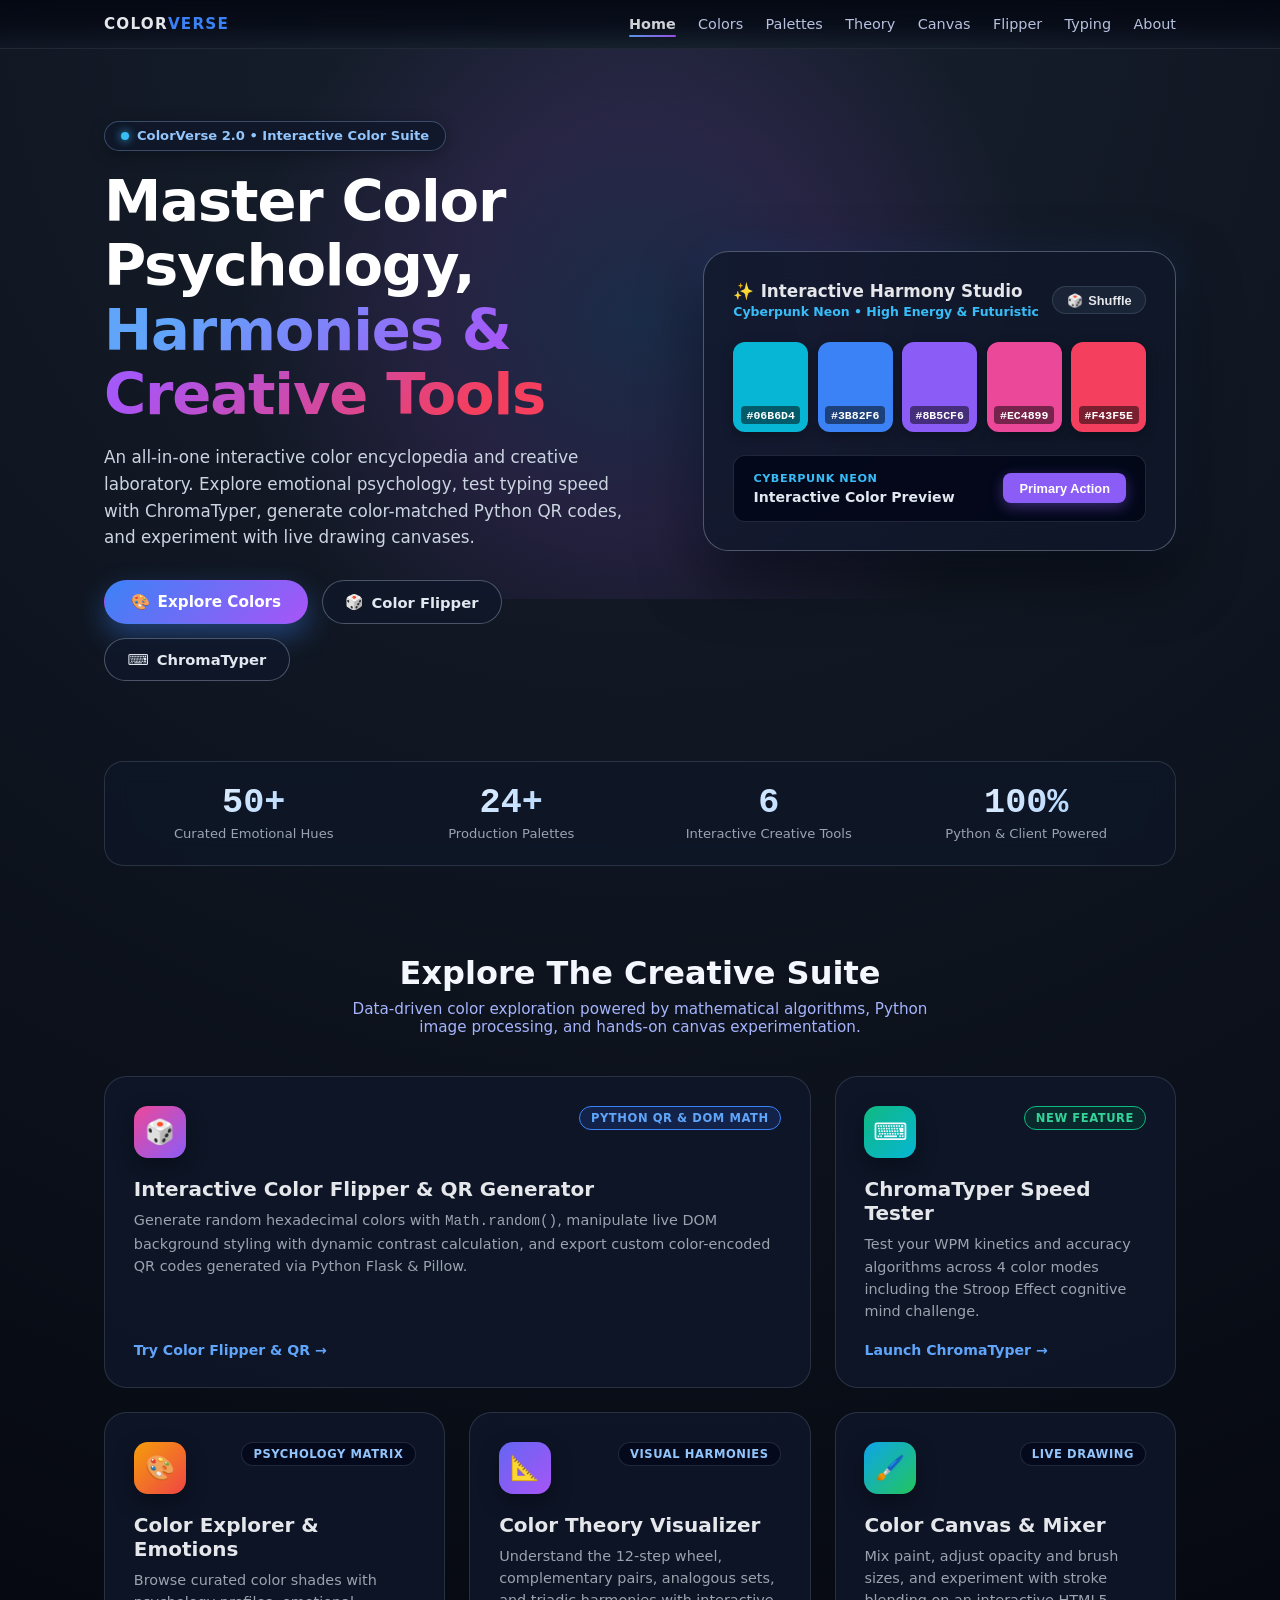
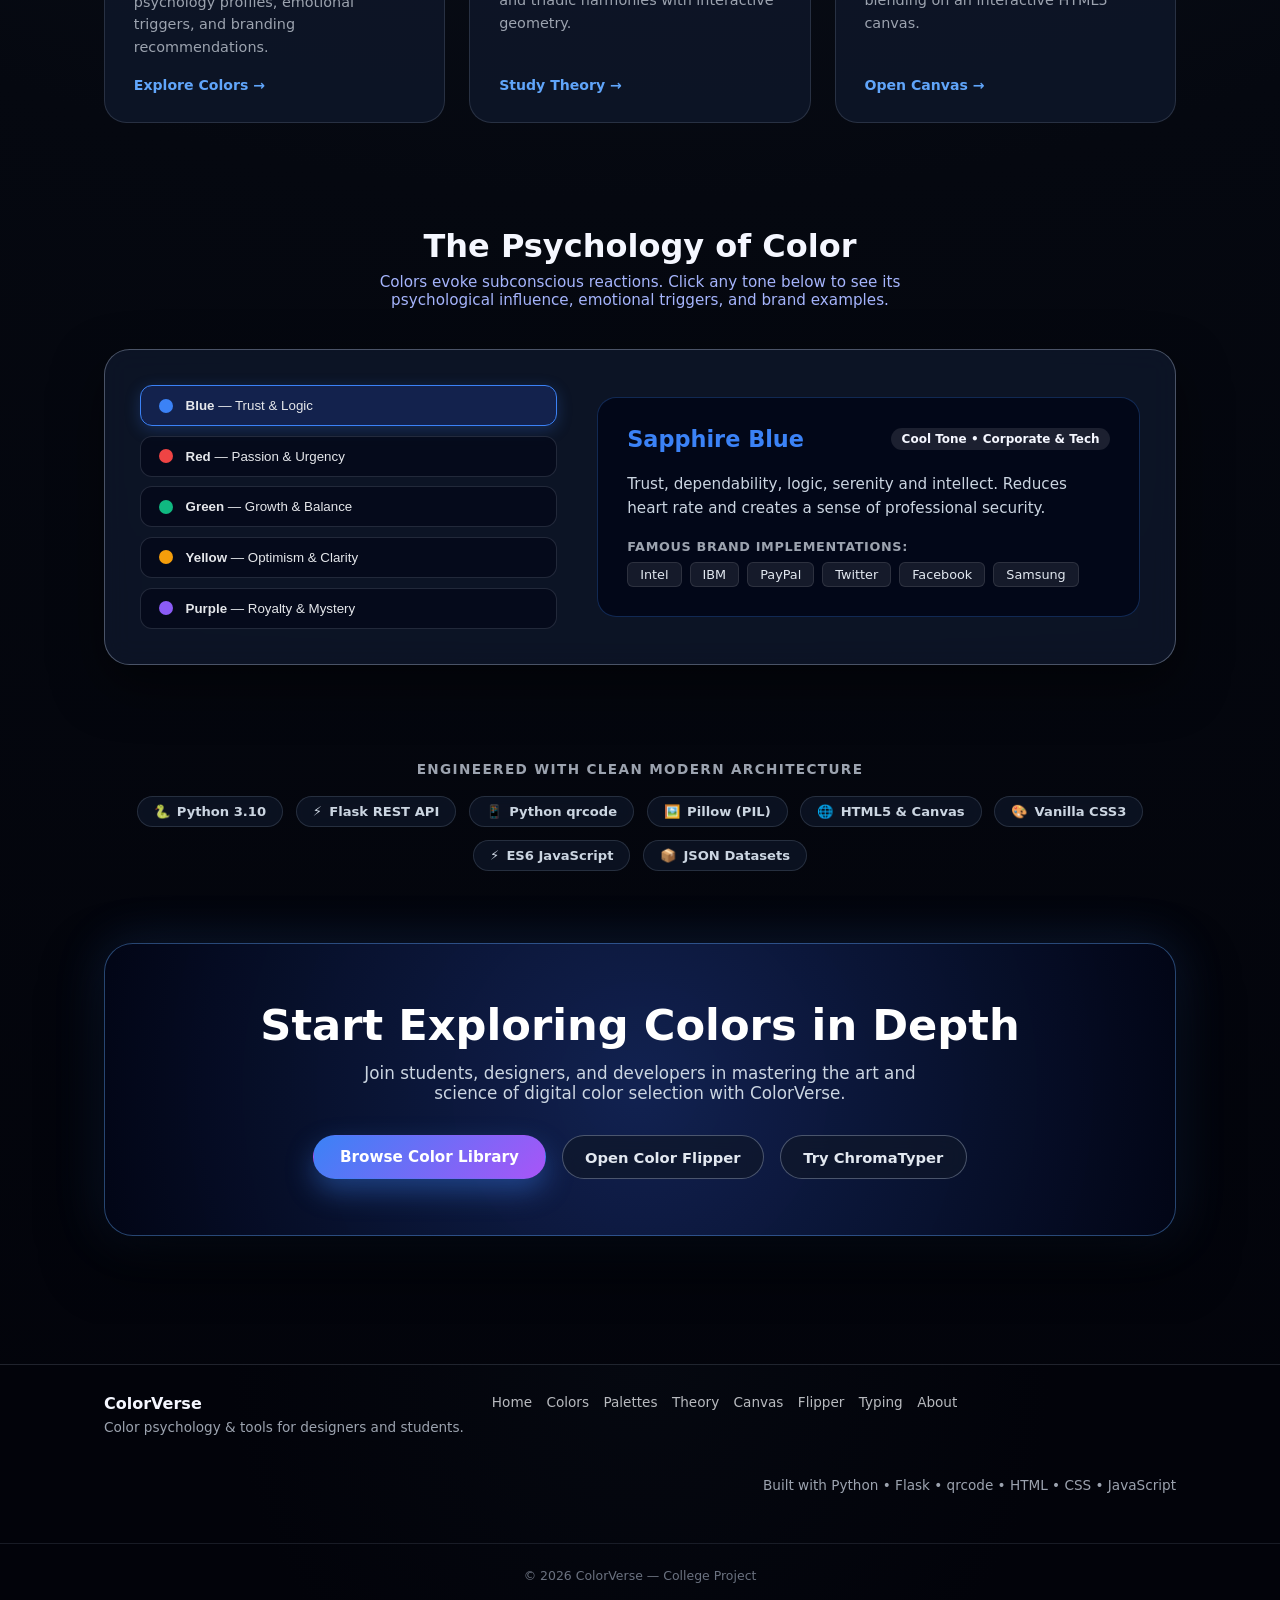
<file: index.html>
<!DOCTYPE html>
<html lang="en">
  <head>
    <meta charset="UTF-8" />
    <meta name="viewport" content="width=device-width, initial-scale=1.0" />
    <title>ColorVerse – Explore Colors, Emotions & Interactive Design</title>
    <link rel="stylesheet" href="css/main.css" />
    <link rel="stylesheet" href="css/home.css" />
  </head>
  <body data-page="home">
    <!-- Navigation Header -->
    <header class="site-header">
      <div class="navbar container">
        <div class="nav-logo">
          <a href="index.html">Color<span class="span-color">Verse</span></a>
        </div>
        <nav class="nav-links">
          <a href="index.html" data-nav="home">Home</a>
          <a href="colors.html" data-nav="colors">Colors</a>
          <a href="palettes.html" data-nav="palettes">Palettes</a>
          <a href="theory.html" data-nav="theory">Theory</a>
          <a href="canvas.html" data-nav="canvas">Canvas</a>
          <a href="flipper.html" data-nav="flipper">Flipper</a>
          <a href="typing.html" data-nav="typing">Typing</a>
          <a href="about.html" data-nav="about">About</a>
        </nav>
      </div>
    </header>

    <main class="home-main">
      <!-- 1. Hero Section with Live Palette Studio -->
      <section class="hero">
        <div class="container hero-inner">
          <div class="hero-text">
            <div class="hero-badge-pill">
              <span class="hero-badge-dot"></span>
              <span>ColorVerse 2.0 • Interactive Color Suite</span>
            </div>

            <h1 class="hero-title">
              Master Color Psychology, <br />
              <span class="gradient-text">Harmonies &amp; Creative Tools</span>
            </h1>

            <p class="hero-subtitle">
              An all-in-one interactive color encyclopedia and creative laboratory.
              Explore emotional psychology, test typing speed with ChromaTyper,
              generate color-matched Python QR codes, and experiment with live drawing canvases.
            </p>

            <div class="hero-actions">
              <a class="btn-hero-primary" href="colors.html">
                <span>🎨</span> Explore Colors
              </a>
              <a class="btn-hero-secondary" href="flipper.html">
                <span>🎲</span> Color Flipper
              </a>
              <a class="btn-hero-secondary" href="typing.html">
                <span>⌨️</span> ChromaTyper
              </a>
            </div>
          </div>

          <!-- Hero Visual: Interactive Live Palette Studio -->
          <div class="hero-studio-card">
            <div class="studio-header">
              <div class="studio-title-wrap">
                <h3><span>✨</span> Interactive Harmony Studio</h3>
                <span id="studio-theme-name" class="studio-theme-name">Cyberpunk Neon • High Energy</span>
              </div>
              <button id="shuffle-studio-btn" class="btn-shuffle-studio" title="Shuffle color harmony">
                <span>🎲</span> Shuffle
              </button>
            </div>

            <!-- 5 Clickable Swatches -->
            <div id="studio-swatches-strip" class="studio-swatches-strip">
              <!-- Rendered dynamically by js/home.js -->
            </div>

            <!-- Live UI Component Preview -->
            <div class="studio-preview-mockup">
              <div class="mockup-left">
                <span id="mockup-badge" class="mockup-badge">Cyberpunk Theme</span>
                <span class="mockup-heading">Interactive Color Preview</span>
              </div>
              <button id="mockup-btn" class="mockup-btn">Primary Action</button>
            </div>
          </div>
        </div>
      </section>

      <!-- 2. Quick Stats Strip -->
      <section class="stats-strip-section">
        <div class="container">
          <div class="stats-strip-container">
            <div class="stat-item">
              <div class="stat-num">50+</div>
              <div class="stat-text">Curated Emotional Hues</div>
            </div>
            <div class="stat-item">
              <div class="stat-num">24+</div>
              <div class="stat-text">Production Palettes</div>
            </div>
            <div class="stat-item">
              <div class="stat-num">6</div>
              <div class="stat-text">Interactive Creative Tools</div>
            </div>
            <div class="stat-item">
              <div class="stat-num">100%</div>
              <div class="stat-text">Python &amp; Client Powered</div>
            </div>
          </div>
        </div>
      </section>

      <!-- 3. Modern Bento Grid: Featured Interactive Tools -->
      <section class="bento-section">
        <div class="container">
          <div class="section-header-center">
            <h2 class="section-title">Explore The Creative Suite</h2>
            <p class="section-description">
              Data-driven color exploration powered by mathematical algorithms,
              Python image processing, and hands-on canvas experimentation.
            </p>
          </div>

          <div class="bento-grid">
            <!-- Bento 1 (Span 2): Color Flipper + Python QR -->
            <a href="flipper.html" class="bento-card span-2-col">
              <div class="bento-top-row">
                <div class="bento-icon-box icon-flipper">🎲</div>
                <span class="bento-tag tag-python">Python QR &amp; DOM Math</span>
              </div>
              <div class="bento-body">
                <h3>Interactive Color Flipper &amp; QR Generator</h3>
                <p>
                  Generate random hexadecimal colors with <code>Math.random()</code>,
                  manipulate live DOM background styling with dynamic contrast calculation,
                  and export custom color-encoded QR codes generated via Python Flask &amp; Pillow.
                </p>
              </div>
              <span class="bento-footer-link">Try Color Flipper &amp; QR →</span>
            </a>

            <!-- Bento 2: ChromaTyper -->
            <a href="typing.html" class="bento-card">
              <div class="bento-top-row">
                <div class="bento-icon-box icon-typing">⌨️</div>
                <span class="bento-tag tag-new">New Feature</span>
              </div>
              <div class="bento-body">
                <h3>ChromaTyper Speed Tester</h3>
                <p>
                  Test your WPM kinetics and accuracy algorithms across 4 color modes
                  including the Stroop Effect cognitive mind challenge.
                </p>
              </div>
              <span class="bento-footer-link">Launch ChromaTyper →</span>
            </a>

            <!-- Bento 3: Color Explorer -->
            <a href="colors.html" class="bento-card">
              <div class="bento-top-row">
                <div class="bento-icon-box icon-colors">🎨</div>
                <span class="bento-tag">Psychology Matrix</span>
              </div>
              <div class="bento-body">
                <h3>Color Explorer &amp; Emotions</h3>
                <p>
                  Browse curated color shades with psychology profiles, emotional triggers,
                  and branding recommendations.
                </p>
              </div>
              <span class="bento-footer-link">Explore Colors →</span>
            </a>

            <!-- Bento 4: Color Theory -->
            <a href="theory.html" class="bento-card">
              <div class="bento-top-row">
                <div class="bento-icon-box icon-theory">📐</div>
                <span class="bento-tag">Visual Harmonies</span>
              </div>
              <div class="bento-body">
                <h3>Color Theory Visualizer</h3>
                <p>
                  Understand the 12-step wheel, complementary pairs, analogous sets,
                  and triadic harmonies with interactive geometry.
                </p>
              </div>
              <span class="bento-footer-link">Study Theory →</span>
            </a>

            <!-- Bento 5: Color Canvas -->
            <a href="canvas.html" class="bento-card">
              <div class="bento-top-row">
                <div class="bento-icon-box icon-canvas">🖌️</div>
                <span class="bento-tag">Live Drawing</span>
              </div>
              <div class="bento-body">
                <h3>Color Canvas &amp; Mixer</h3>
                <p>
                  Mix paint, adjust opacity and brush sizes, and experiment with stroke
                  blending on an interactive HTML5 canvas.
                </p>
              </div>
              <span class="bento-footer-link">Open Canvas →</span>
            </a>
          </div>
        </div>
      </section>

      <!-- 4. Color Psychology Spotlight Section -->
      <section class="psychology-spotlight-section">
        <div class="container">
          <div class="section-header-center">
            <h2 class="section-title">The Psychology of Color</h2>
            <p class="section-description">
              Colors evoke subconscious reactions. Click any tone below to see its psychological
              influence, emotional triggers, and brand examples.
            </p>
          </div>

          <div class="psych-showcase-box">
            <!-- Left: Picker Buttons -->
            <div class="psych-picker-list">
              <button class="psych-pick-btn active" data-color="blue">
                <span class="pick-indicator-dot" style="background: #3B82F6;"></span>
                <span><strong>Blue</strong> — Trust &amp; Logic</span>
              </button>
              <button class="psych-pick-btn" data-color="red">
                <span class="pick-indicator-dot" style="background: #EF4444;"></span>
                <span><strong>Red</strong> — Passion &amp; Urgency</span>
              </button>
              <button class="psych-pick-btn" data-color="green">
                <span class="pick-indicator-dot" style="background: #10B981;"></span>
                <span><strong>Green</strong> — Growth &amp; Balance</span>
              </button>
              <button class="psych-pick-btn" data-color="yellow">
                <span class="pick-indicator-dot" style="background: #F59E0B;"></span>
                <span><strong>Yellow</strong> — Optimism &amp; Clarity</span>
              </button>
              <button class="psych-pick-btn" data-color="purple">
                <span class="pick-indicator-dot" style="background: #8B5CF6;"></span>
                <span><strong>Purple</strong> — Royalty &amp; Mystery</span>
              </button>
            </div>

            <!-- Right: Dynamic Details Card -->
            <div id="psych-display-card" class="psych-display-card">
              <div class="psych-color-header">
                <h3 id="psych-title-name" class="psych-title-name">Sapphire Blue</h3>
                <span id="psych-badge-tone" class="psych-badge-tone">Cool Tone • Corporate &amp; Tech</span>
              </div>
              <p id="psych-emotions-p" class="psych-emotions-p">
                Trust, dependability, logic, serenity and intellect. Reduces heart rate
                and creates a sense of professional security.
              </p>
              <div>
                <strong style="font-size: 0.8rem; color: var(--muted); text-transform: uppercase; letter-spacing: 0.05em; display: block; margin-bottom: 0.5rem;">Famous Brand Implementations:</strong>
                <div id="psych-brands-wrap" class="psych-brands-wrap">
                  <!-- Populated dynamically -->
                </div>
              </div>
            </div>
          </div>
        </div>
      </section>

      <!-- 5. Technology Stack Strip -->
      <section class="tech-stack-strip">
        <div class="container">
          <div class="tech-stack-title">Engineered With Clean Modern Architecture</div>
          <div class="tech-pills-row">
            <span class="tech-pill"><span>🐍</span> Python 3.10</span>
            <span class="tech-pill"><span>⚡</span> Flask REST API</span>
            <span class="tech-pill"><span>📱</span> Python qrcode</span>
            <span class="tech-pill"><span>🖼️</span> Pillow (PIL)</span>
            <span class="tech-pill"><span>🌐</span> HTML5 &amp; Canvas</span>
            <span class="tech-pill"><span>🎨</span> Vanilla CSS3</span>
            <span class="tech-pill"><span>⚡</span> ES6 JavaScript</span>
            <span class="tech-pill"><span>📦</span> JSON Datasets</span>
          </div>
        </div>
      </section>

      <!-- 6. Floating CTA Banner -->
      <section class="section" style="padding-top: 1rem;">
        <div class="container">
          <div class="cta-banner-wrapper">
            <h2>Start Exploring Colors in Depth</h2>
            <p>
              Join students, designers, and developers in mastering the art and science
              of digital color selection with ColorVerse.
            </p>
            <div class="cta-banner-actions">
              <a class="btn-hero-primary" href="colors.html">Browse Color Library</a>
              <a class="btn-hero-secondary" href="flipper.html">Open Color Flipper</a>
              <a class="btn-hero-secondary" href="typing.html">Try ChromaTyper</a>
            </div>
          </div>
        </div>
      </section>
    </main>

    <!-- Site Footer -->
    <footer class="site-footer">
      <div class="container footer-content">
        <div class="footer-brand">
          <h3>ColorVerse</h3>
          <p>Color psychology &amp; tools for designers and students.</p>
        </div>
        <div class="footer-links">
          <a href="index.html">Home</a>
          <a href="colors.html">Colors</a>
          <a href="palettes.html">Palettes</a>
          <a href="theory.html">Theory</a>
          <a href="canvas.html">Canvas</a>
          <a href="flipper.html">Flipper</a>
          <a href="typing.html">Typing</a>
          <a href="about.html">About</a>
        </div>
        <div class="footer-tech">
          <p>Built with Python • Flask • qrcode • HTML • CSS • JavaScript</p>
        </div>
      </div>
      <div class="footer-bottom">
        <p>© 2026 ColorVerse — College Project</p>
      </div>
    </footer>

    <script src="js/common.js"></script>
    <script src="js/home.js"></script>
  </body>
</html>
</file>
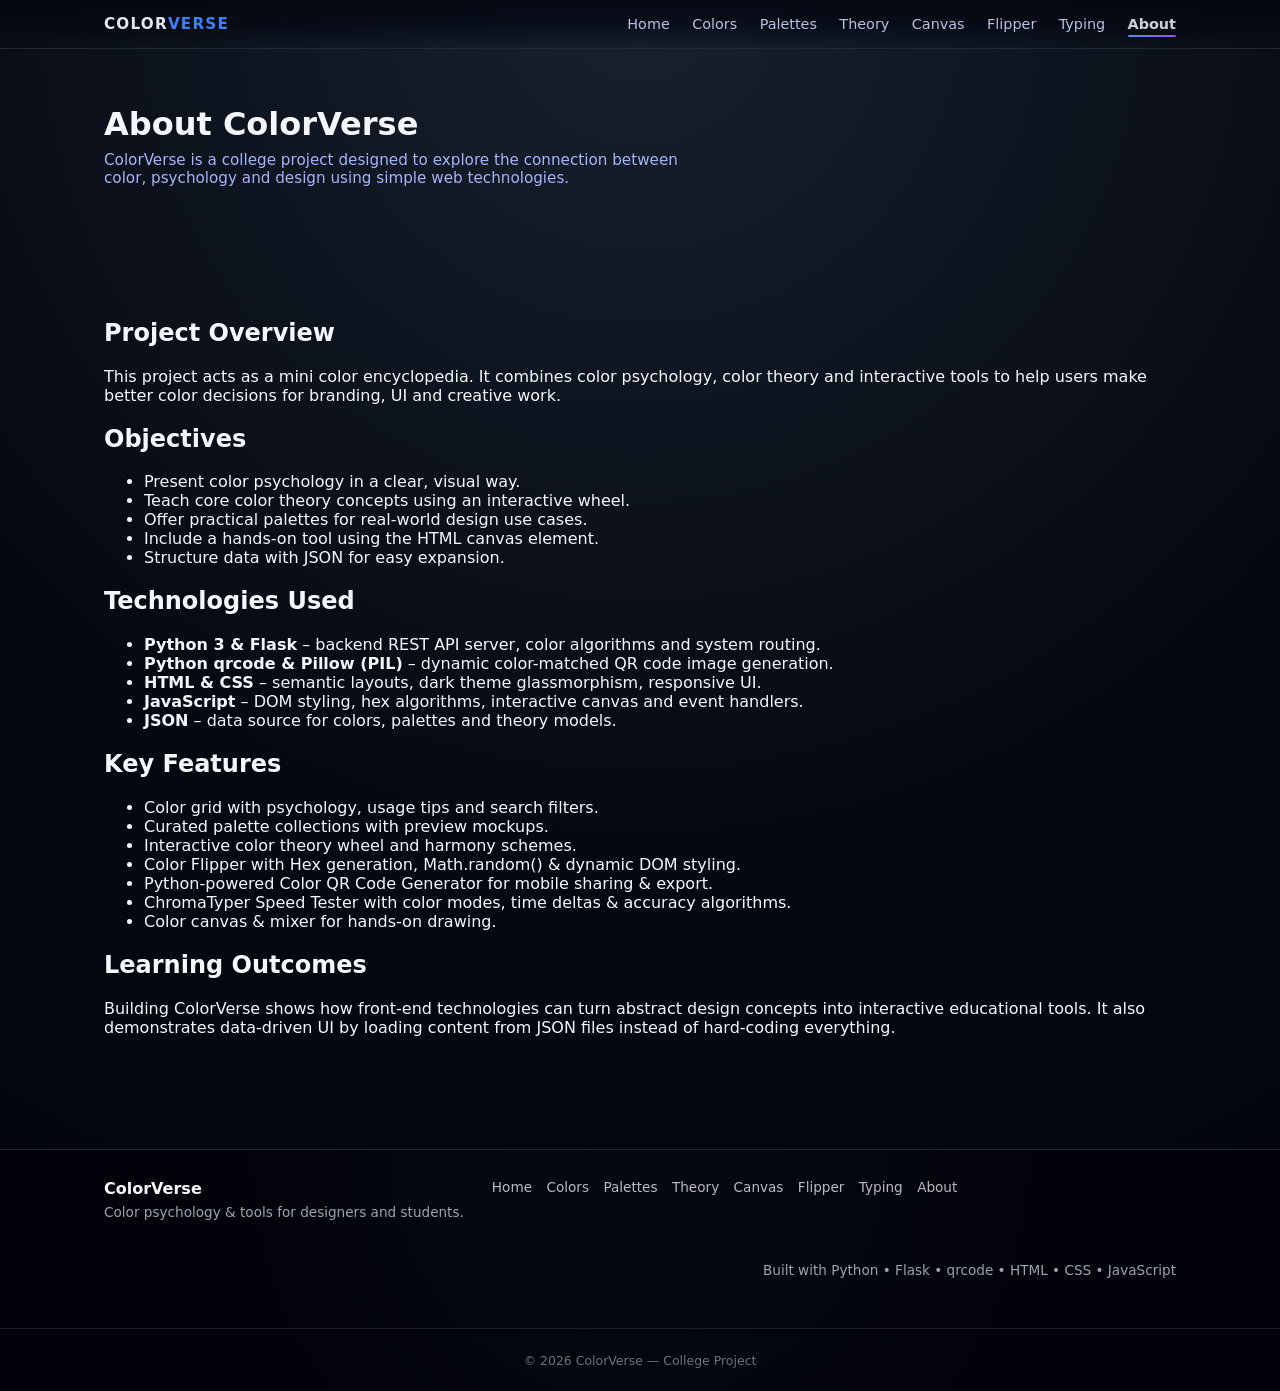
<file: about.html>
<!DOCTYPE html>
<html lang="en">
  <head>
    <meta charset="UTF-8" />
    <meta name="viewport" content="width=device-width, initial-scale=1.0" />
    <title>About – ColorVerse</title>
    <link rel="stylesheet" href="css/main.css" />
  </head>
  <body data-page="about">
    <header class="site-header">
      <div class="navbar container">
        <div class="nav-logo">
          <a href="index.html">Color<span class="span-color">Verse</span></a>
        </div>
        <nav class="nav-links">
          <a href="index.html" data-nav="home">Home</a>
          <a href="colors.html" data-nav="colors">Colors</a>
          <a href="palettes.html" data-nav="palettes">Palettes</a>
          <a href="theory.html" data-nav="theory">Theory</a>
          <a href="canvas.html" data-nav="canvas">Canvas</a>
          <a href="flipper.html" data-nav="flipper">Flipper</a>
          <a href="typing.html" data-nav="typing">Typing</a>
          <a href="about.html" data-nav="about">About</a>
        </nav>
      </div>
    </header>

    <main class="page-main about-main">
      <section class="section about-hero">
        <div class="container">
          <h1 class="page-title">About ColorVerse</h1>
          <p class="section-description">
            ColorVerse is a college project designed to explore the connection
            between color, psychology and design using simple web technologies.
          </p>
        </div>
      </section>

      <section class="section">
        <div class="container about-grid">
          <article class="about-card">
            <h2>Project Overview</h2>
            <p>
              This project acts as a mini color encyclopedia. It combines color
              psychology, color theory and interactive tools to help users make
              better color decisions for branding, UI and creative work.
            </p>
          </article>

          <article class="about-card">
            <h2>Objectives</h2>
            <ul>
              <li>Present color psychology in a clear, visual way.</li>
              <li>Teach core color theory concepts using an interactive wheel.</li>
              <li>Offer practical palettes for real-world design use cases.</li>
              <li>Include a hands-on tool using the HTML canvas element.</li>
              <li>Structure data with JSON for easy expansion.</li>
            </ul>
          </article>

          <article class="about-card">
            <h2>Technologies Used</h2>
            <ul>
              <li><strong>Python 3 &amp; Flask</strong> – backend REST API server, color algorithms and system routing.</li>
              <li><strong>Python qrcode &amp; Pillow (PIL)</strong> – dynamic color-matched QR code image generation.</li>
              <li><strong>HTML &amp; CSS</strong> – semantic layouts, dark theme glassmorphism, responsive UI.</li>
              <li><strong>JavaScript</strong> – DOM styling, hex algorithms, interactive canvas and event handlers.</li>
              <li><strong>JSON</strong> – data source for colors, palettes and theory models.</li>
            </ul>
          </article>

          <article class="about-card">
            <h2>Key Features</h2>
            <ul>
              <li>Color grid with psychology, usage tips and search filters.</li>
              <li>Curated palette collections with preview mockups.</li>
              <li>Interactive color theory wheel and harmony schemes.</li>
              <li>Color Flipper with Hex generation, Math.random() &amp; dynamic DOM styling.</li>
              <li>Python-powered Color QR Code Generator for mobile sharing &amp; export.</li>
              <li>ChromaTyper Speed Tester with color modes, time deltas &amp; accuracy algorithms.</li>
              <li>Color canvas &amp; mixer for hands-on drawing.</li>
            </ul>
          </article>

          <article class="about-card">
            <h2>Learning Outcomes</h2>
            <p>
              Building ColorVerse shows how front-end technologies can turn
              abstract design concepts into interactive educational tools. It
              also demonstrates data-driven UI by loading content from JSON
              files instead of hard-coding everything.
            </p>
          </article>
        </div>
      </section>
    </main>

    <footer class="site-footer">
      <div class="container footer-content">
        <div class="footer-brand">
          <h3>ColorVerse</h3>
          <p>Color psychology &amp; tools for designers and students.</p>
        </div>
        <div class="footer-links">
          <a href="index.html">Home</a>
          <a href="colors.html">Colors</a>
          <a href="palettes.html">Palettes</a>
          <a href="theory.html">Theory</a>
          <a href="canvas.html">Canvas</a>
          <a href="flipper.html">Flipper</a>
          <a href="typing.html">Typing</a>
          <a href="about.html">About</a>
        </div>
        <div class="footer-tech">
          <p>Built with Python • Flask • qrcode • HTML • CSS • JavaScript</p>
        </div>
      </div>
      <div class="footer-bottom">
        <p>© 2026 ColorVerse — College Project</p>
      </div>
    </footer>

    <script src="js/common.js"></script>
  </body>
</html>
</file>
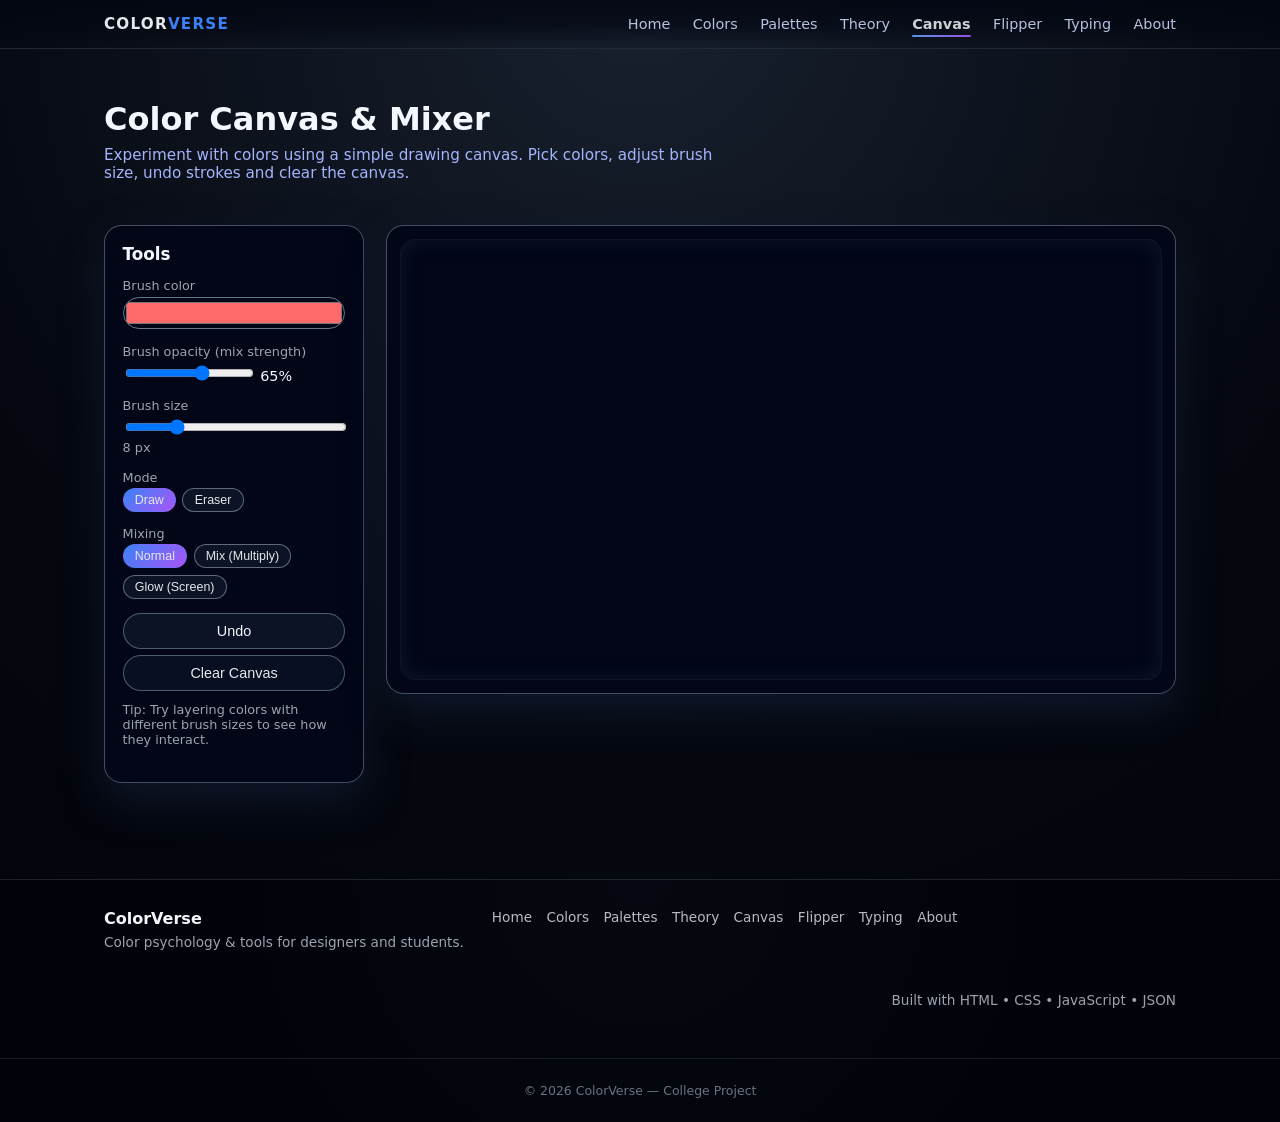
<file: canvas.html>
<!DOCTYPE html>
<html lang="en">
  <head>
    <meta charset="UTF-8" />
    <meta name="viewport" content="width=device-width, initial-scale=1.0" />
    <title>Color Canvas – ColorVerse</title>
    <link rel="stylesheet" href="css/main.css" />
    <link rel="stylesheet" href="css/canvas.css" />
  </head>
  <body data-page="canvas">
    <header class="site-header">
      <div class="navbar container">
        <div class="nav-logo">
          <a href="index.html">Color<span class="span-color">Verse</span></a>
        </div>
        <nav class="nav-links">
          <a href="index.html" data-nav="home">Home</a>
          <a href="colors.html" data-nav="colors">Colors</a>
          <a href="palettes.html" data-nav="palettes">Palettes</a>
          <a href="theory.html" data-nav="theory">Theory</a>
          <a href="canvas.html" data-nav="canvas">Canvas</a>
          <a href="flipper.html" data-nav="flipper">Flipper</a>
          <a href="typing.html" data-nav="typing">Typing</a>
          <a href="about.html" data-nav="about">About</a>
        </nav>
      </div>
    </header>

    <main class="page-main canvas-main">
      <section class="section canvas-hero">
        <div class="container">
          <h1 class="page-title">Color Canvas &amp; Mixer</h1>
          <p class="section-description">
            Experiment with colors using a simple drawing canvas. Pick colors,
            adjust brush size, undo strokes and clear the canvas.
          </p>
        </div>
      </section>

      <section class="section canvas-layout">
        <div class="container canvas-grid-layout">
          <aside class="canvas-tools">
            <h2>Tools</h2>
            <div class="tool-group">
              <label for="brush-color">Brush color</label>
              <input type="color" id="brush-color" value="#ff6b6b" />
            </div>
            <div class="tool-group">
              <label for="brush-opacity">Brush opacity (mix strength)</label>
              <input
                type="range"
                id="brush-opacity"
                min="0.1"
                max="1"
                step="0.05"
                value="0.65"
              />
              <span id="brush-opacity-label">65%</span>
            </div>
            <div class="tool-group">
              <label for="brush-size">Brush size</label>
              <input
                type="range"
                id="brush-size"
                min="2"
                max="30"
                value="8"
              />
              <span id="brush-size-label">8 px</span>
            </div>
            <div class="tool-group">
              <p class="tool-label">Mode</p>
              <div class="chip-row">
                <button class="chip active" id="mode-draw">Draw</button>
                <button class="chip" id="mode-erase">Eraser</button>
              </div>
            </div>
            <div class="tool-group">
              <p class="tool-label">Mixing</p>
              <div class="chip-row">
                <button class="chip active" id="blend-normal">Normal</button>
                <button class="chip" id="blend-multiply">Mix (Multiply)</button>
                <button class="chip" id="blend-screen">Glow (Screen)</button>
              </div>
            </div>
            <div class="tool-group buttons">
              <button class="btn btn-secondary" id="undo-btn">Undo</button>
              <button class="btn btn-ghost" id="clear-btn">Clear Canvas</button>
            </div>
            <p class="canvas-note">
              Tip: Try layering colors with different brush sizes to see how
              they interact.
            </p>
          </aside>

          <section class="canvas-area">
            <canvas id="paint-canvas" width="900" height="520">
              Your browser does not support the HTML canvas element.
            </canvas>
          </section>
        </div>
      </section>
    </main>

    <footer class="site-footer">
      <div class="container footer-content">
        <div class="footer-brand">
          <h3>ColorVerse</h3>
          <p>Color psychology &amp; tools for designers and students.</p>
        </div>
        <div class="footer-links">
          <a href="index.html">Home</a>
          <a href="colors.html">Colors</a>
          <a href="palettes.html">Palettes</a>
          <a href="theory.html">Theory</a>
          <a href="canvas.html">Canvas</a>
          <a href="flipper.html">Flipper</a>
          <a href="typing.html">Typing</a>
          <a href="about.html">About</a>
        </div>
        <div class="footer-tech">
          <p>Built with HTML • CSS • JavaScript • JSON</p>
        </div>
      </div>
      <div class="footer-bottom">
        <p>© 2026 ColorVerse — College Project</p>
      </div>
    </footer>

    <script src="js/common.js"></script>
    <script src="js/canvas.js"></script>
  </body>
</html>
</file>
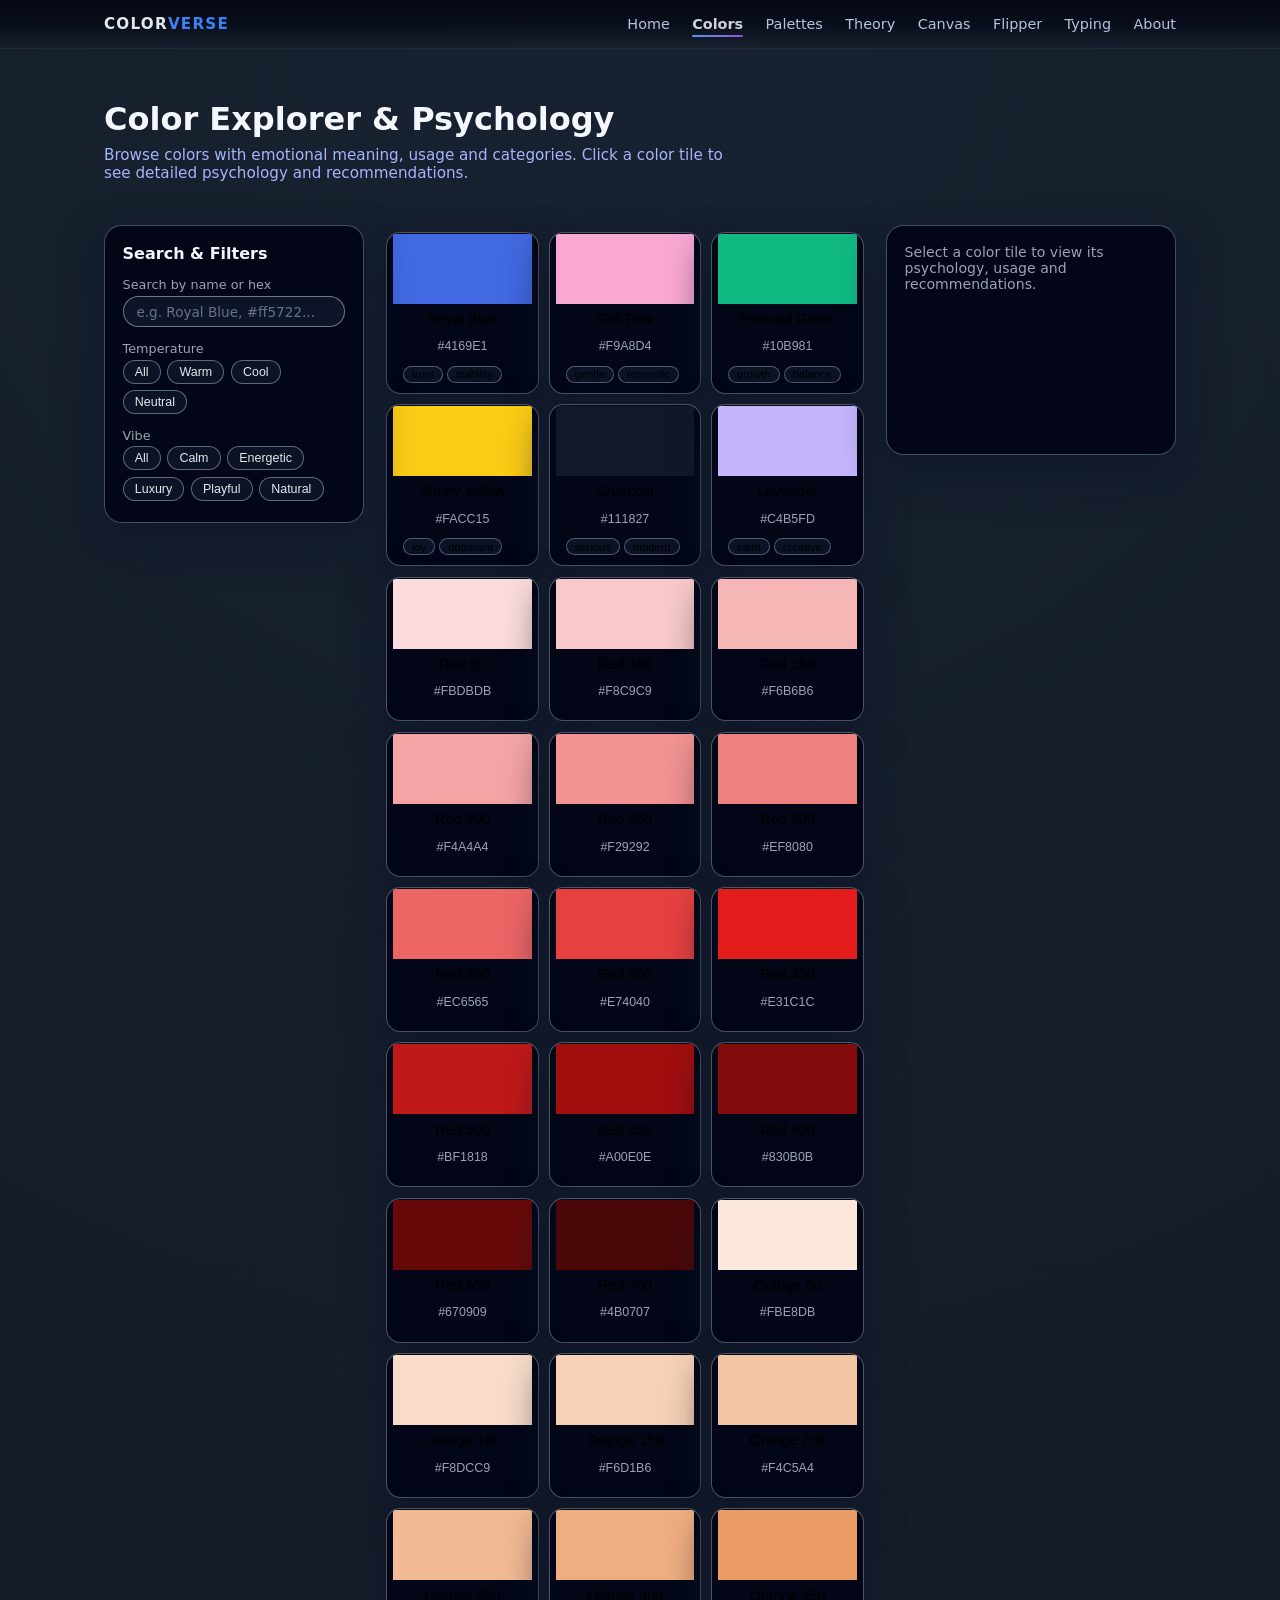
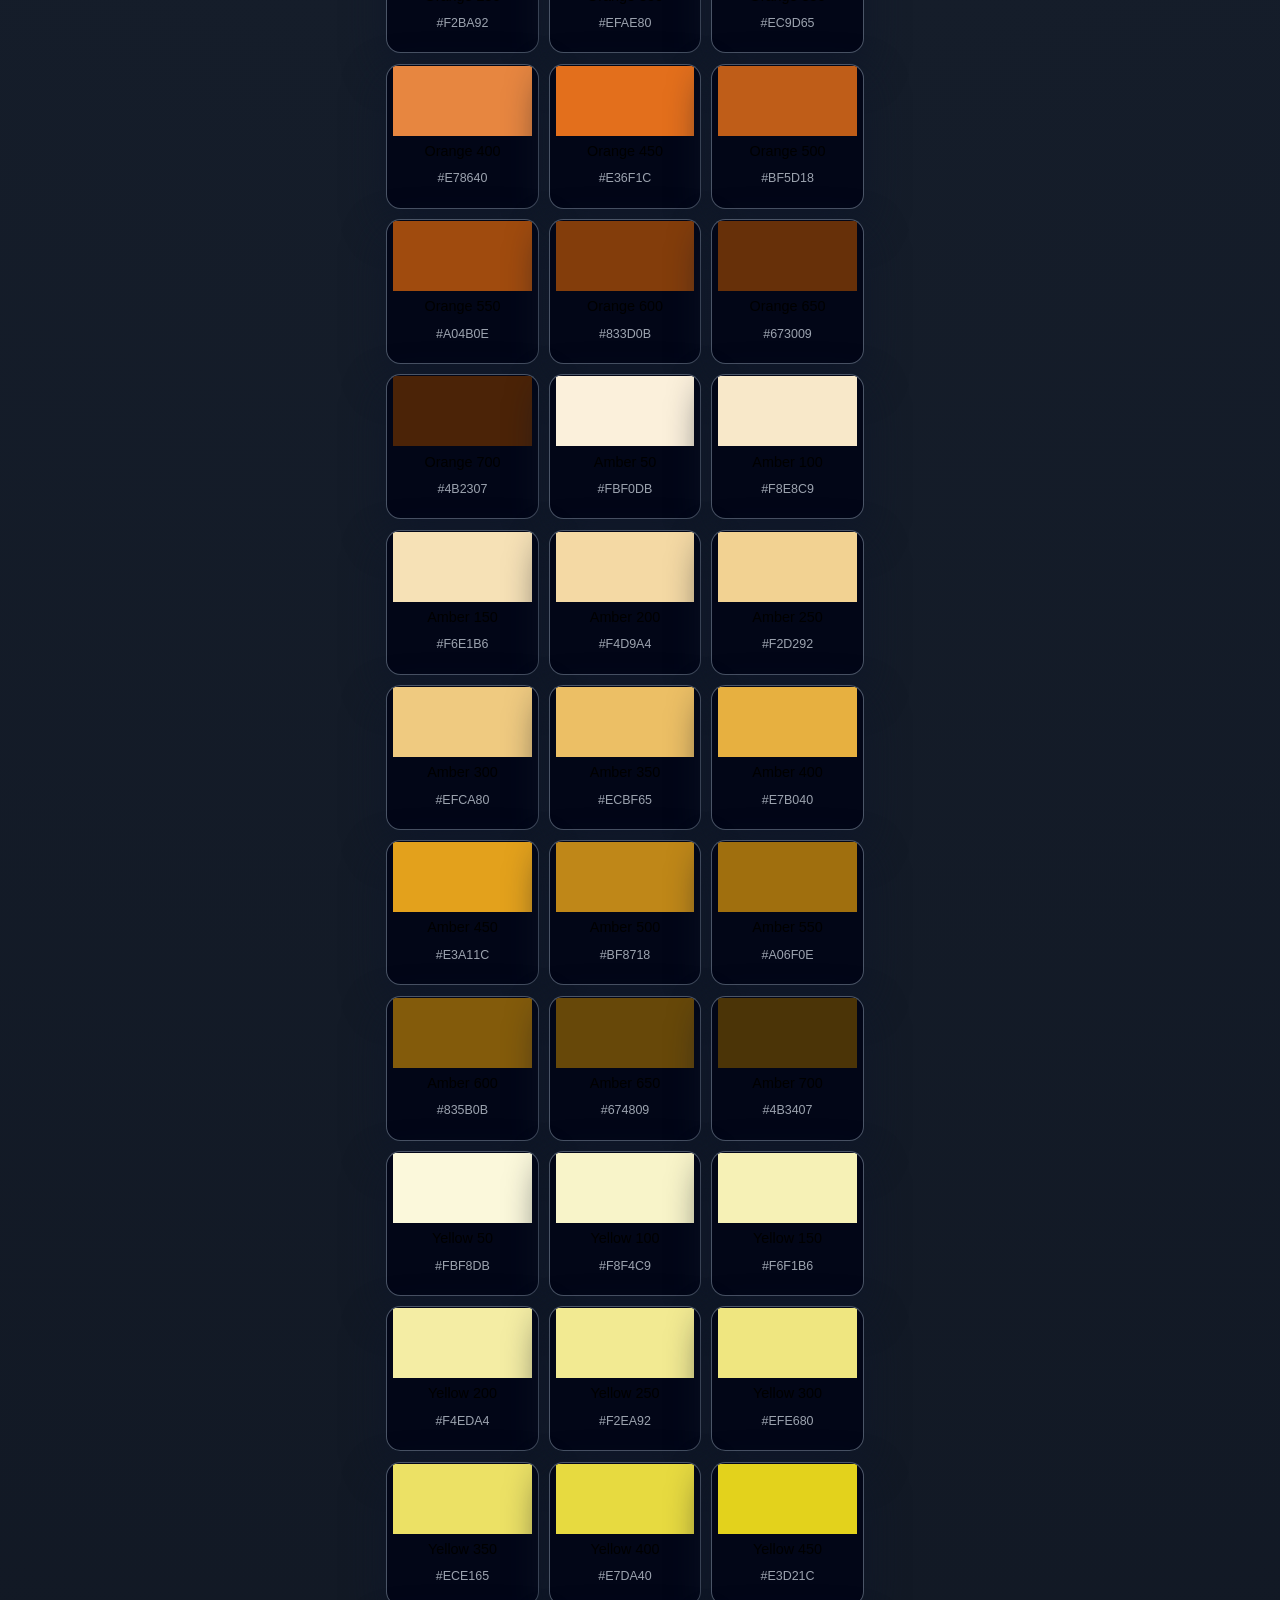
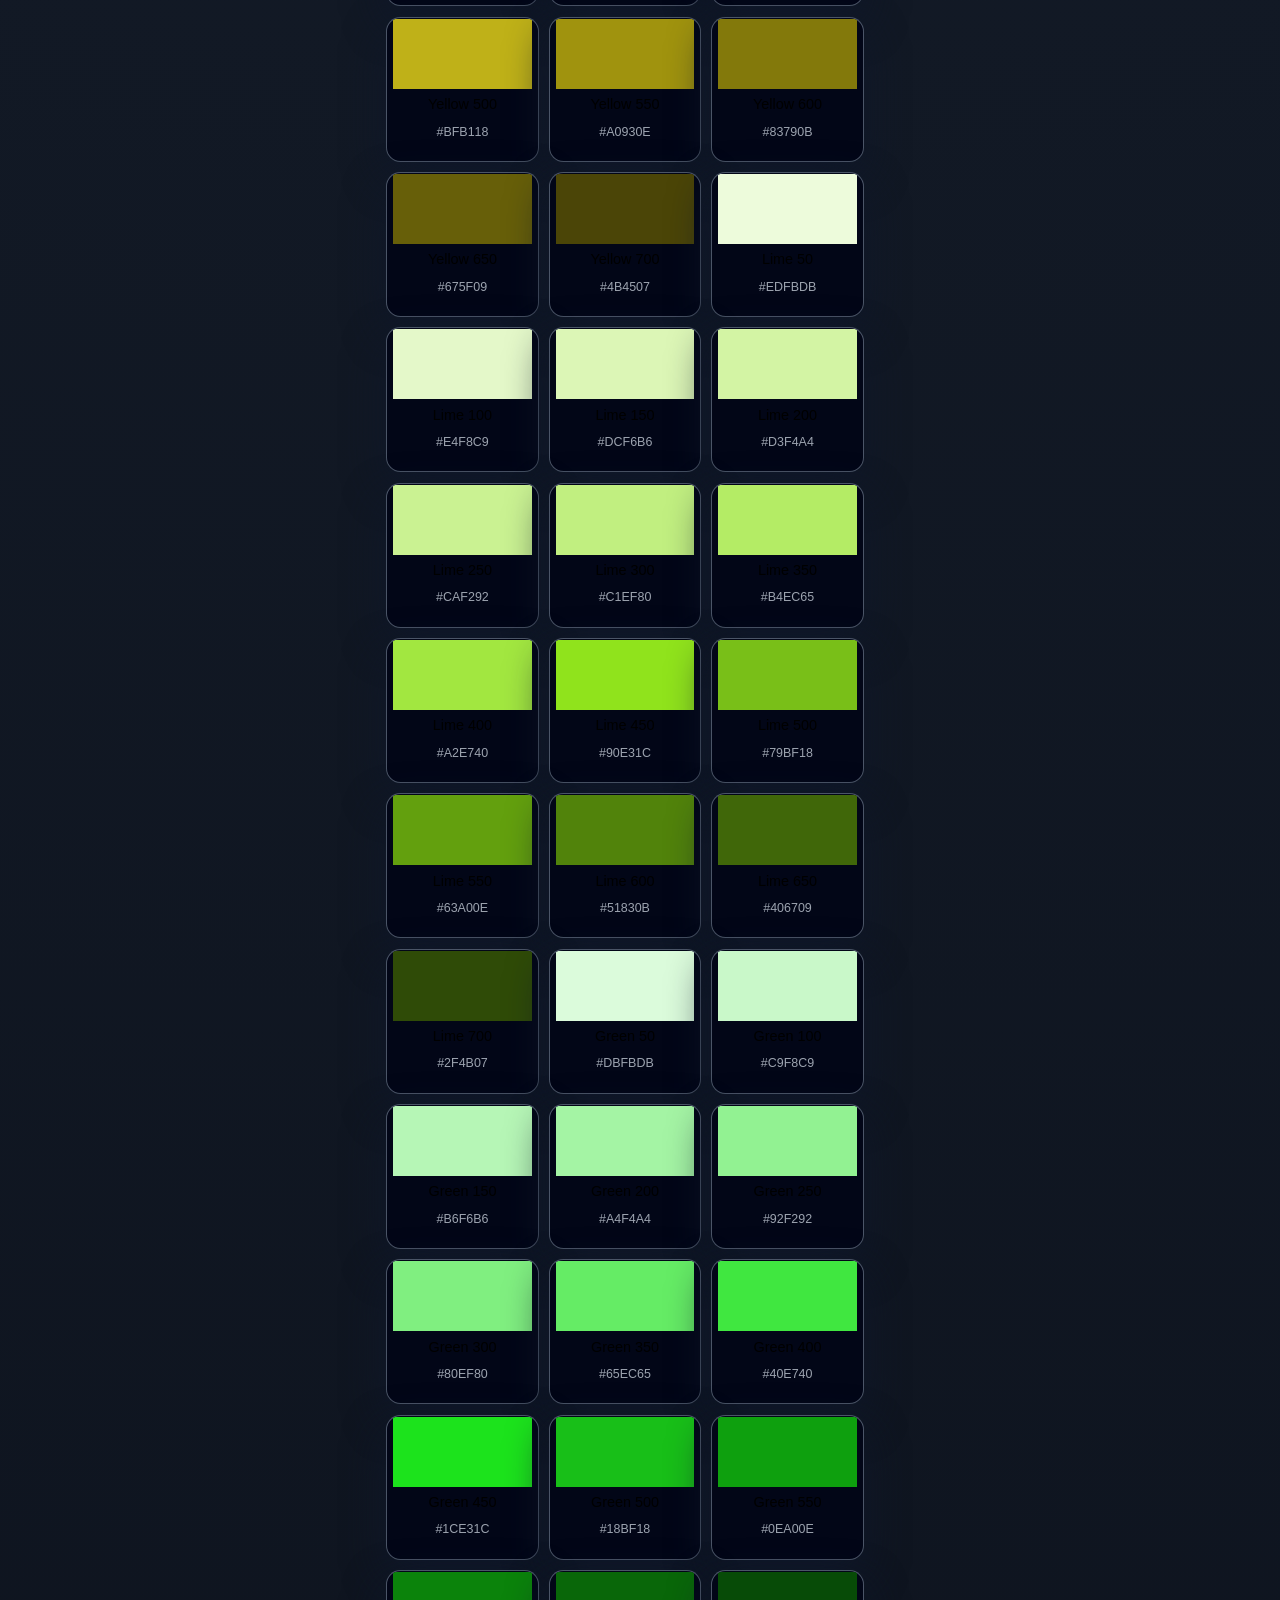
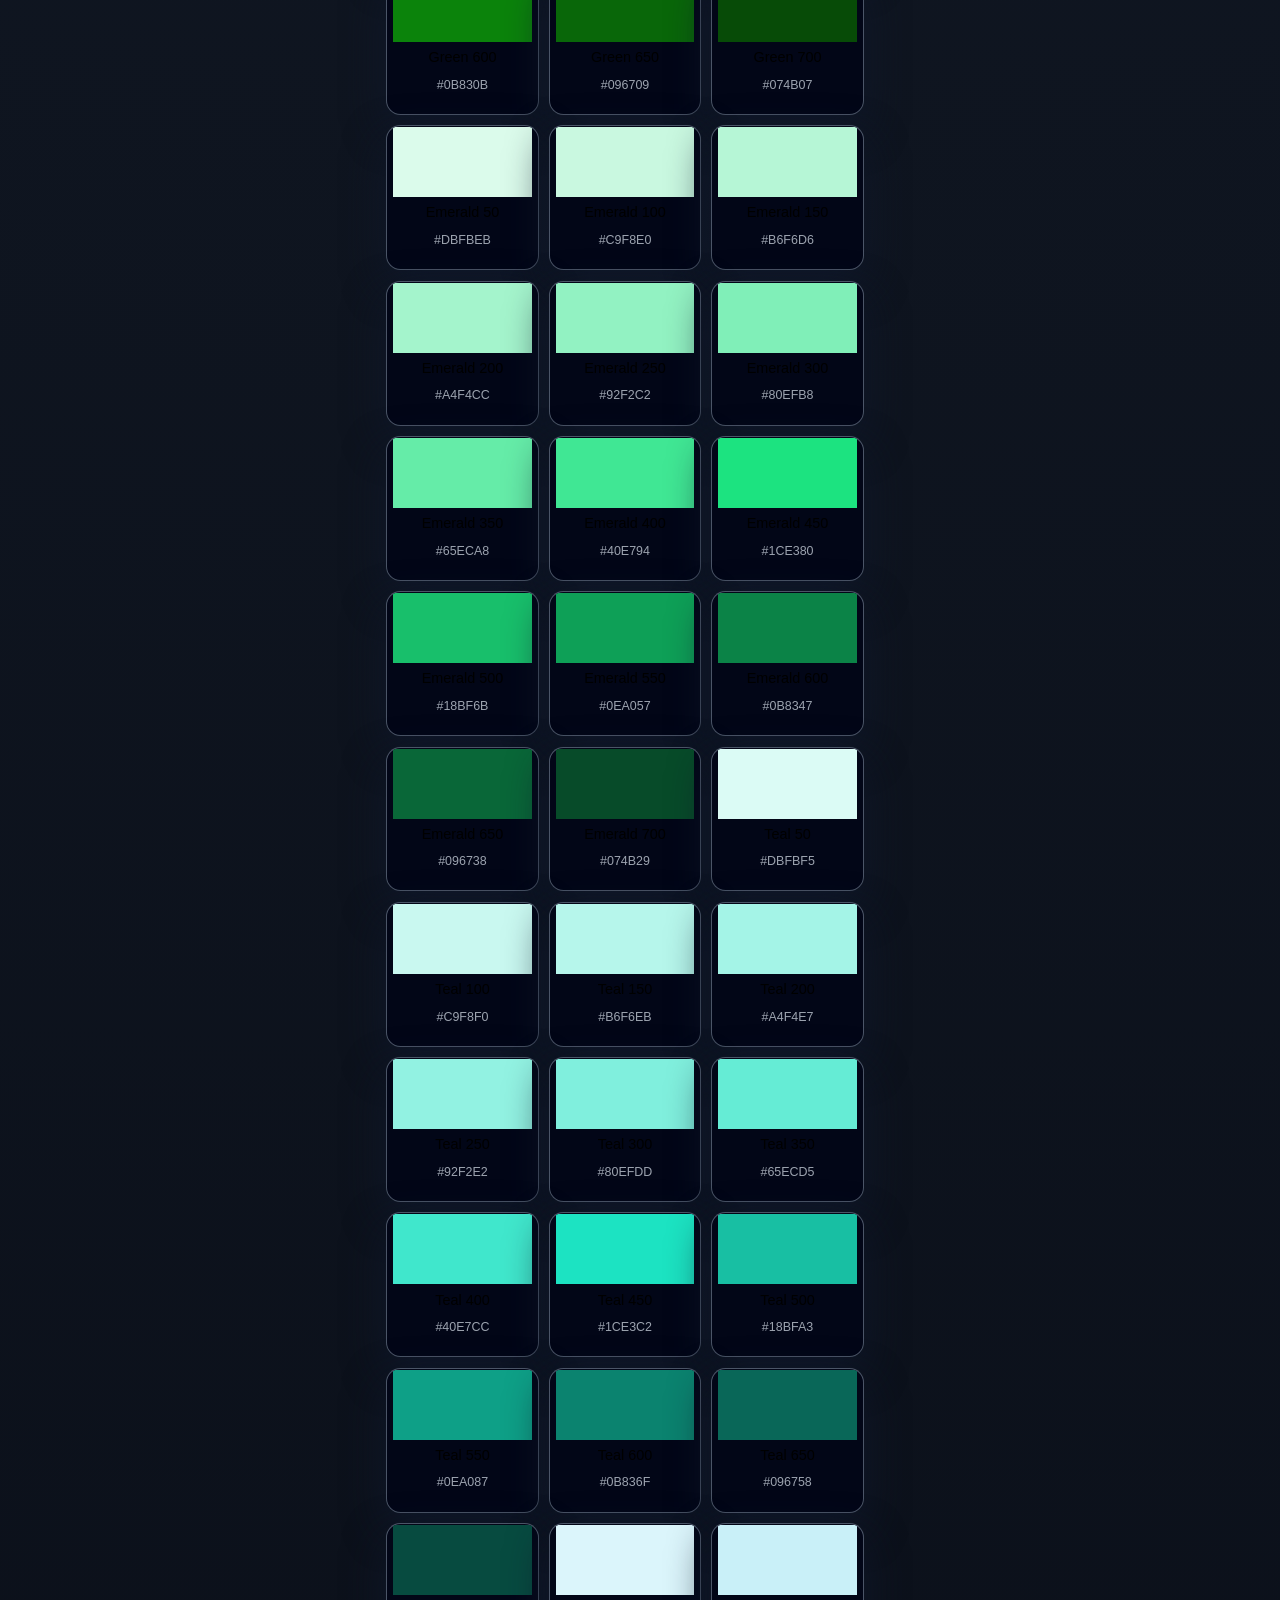
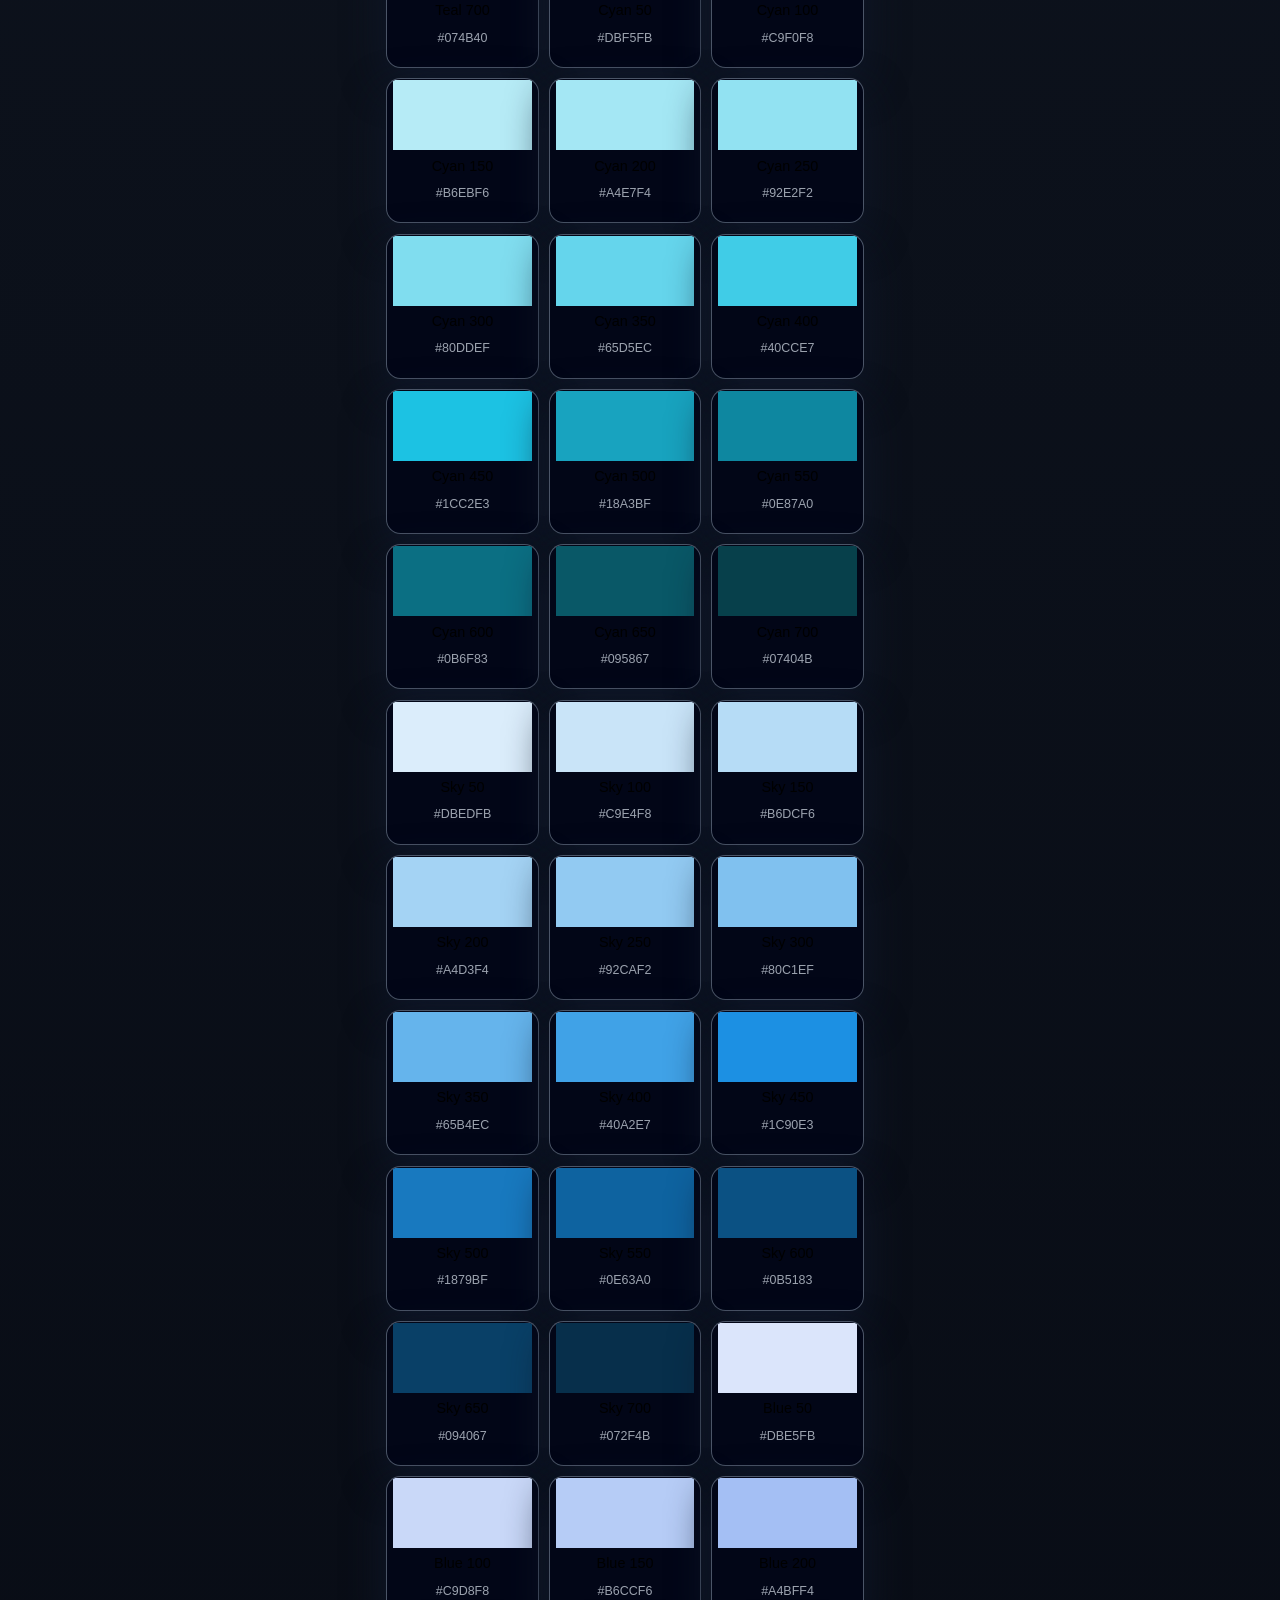
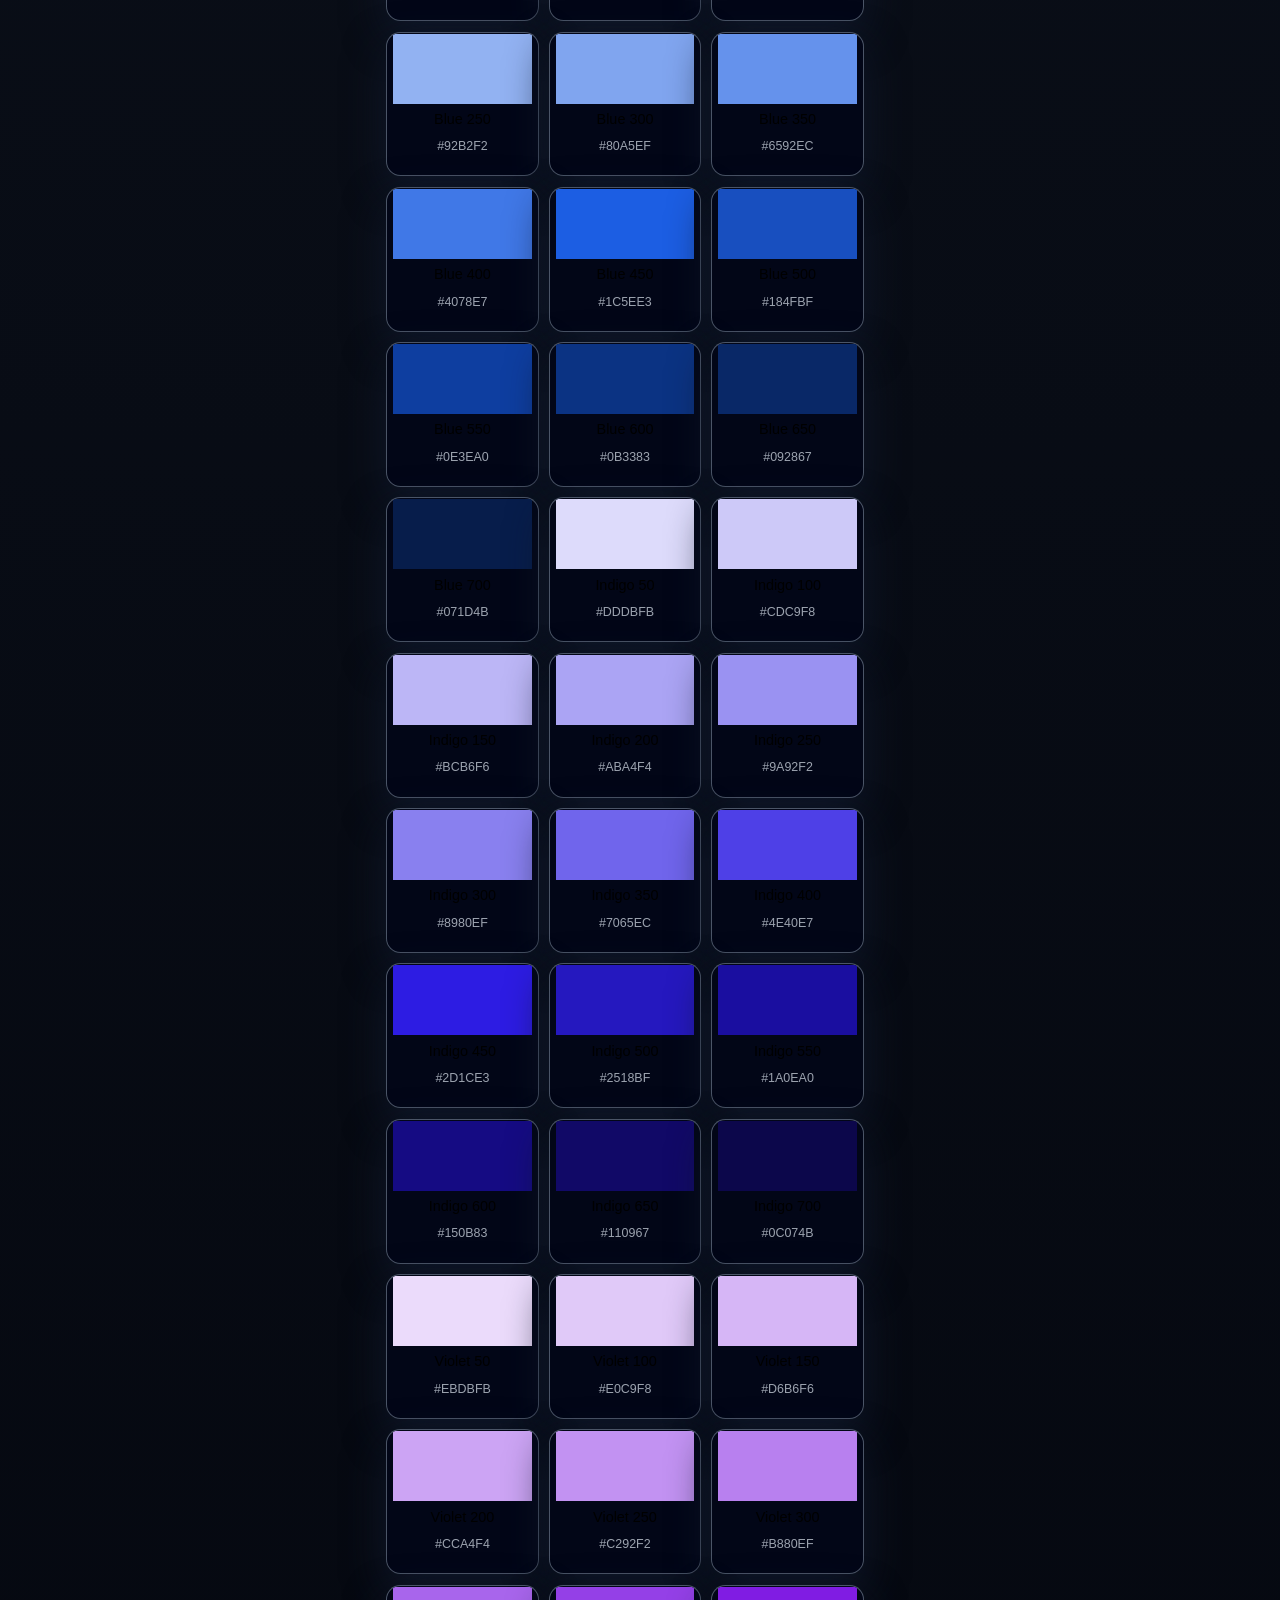
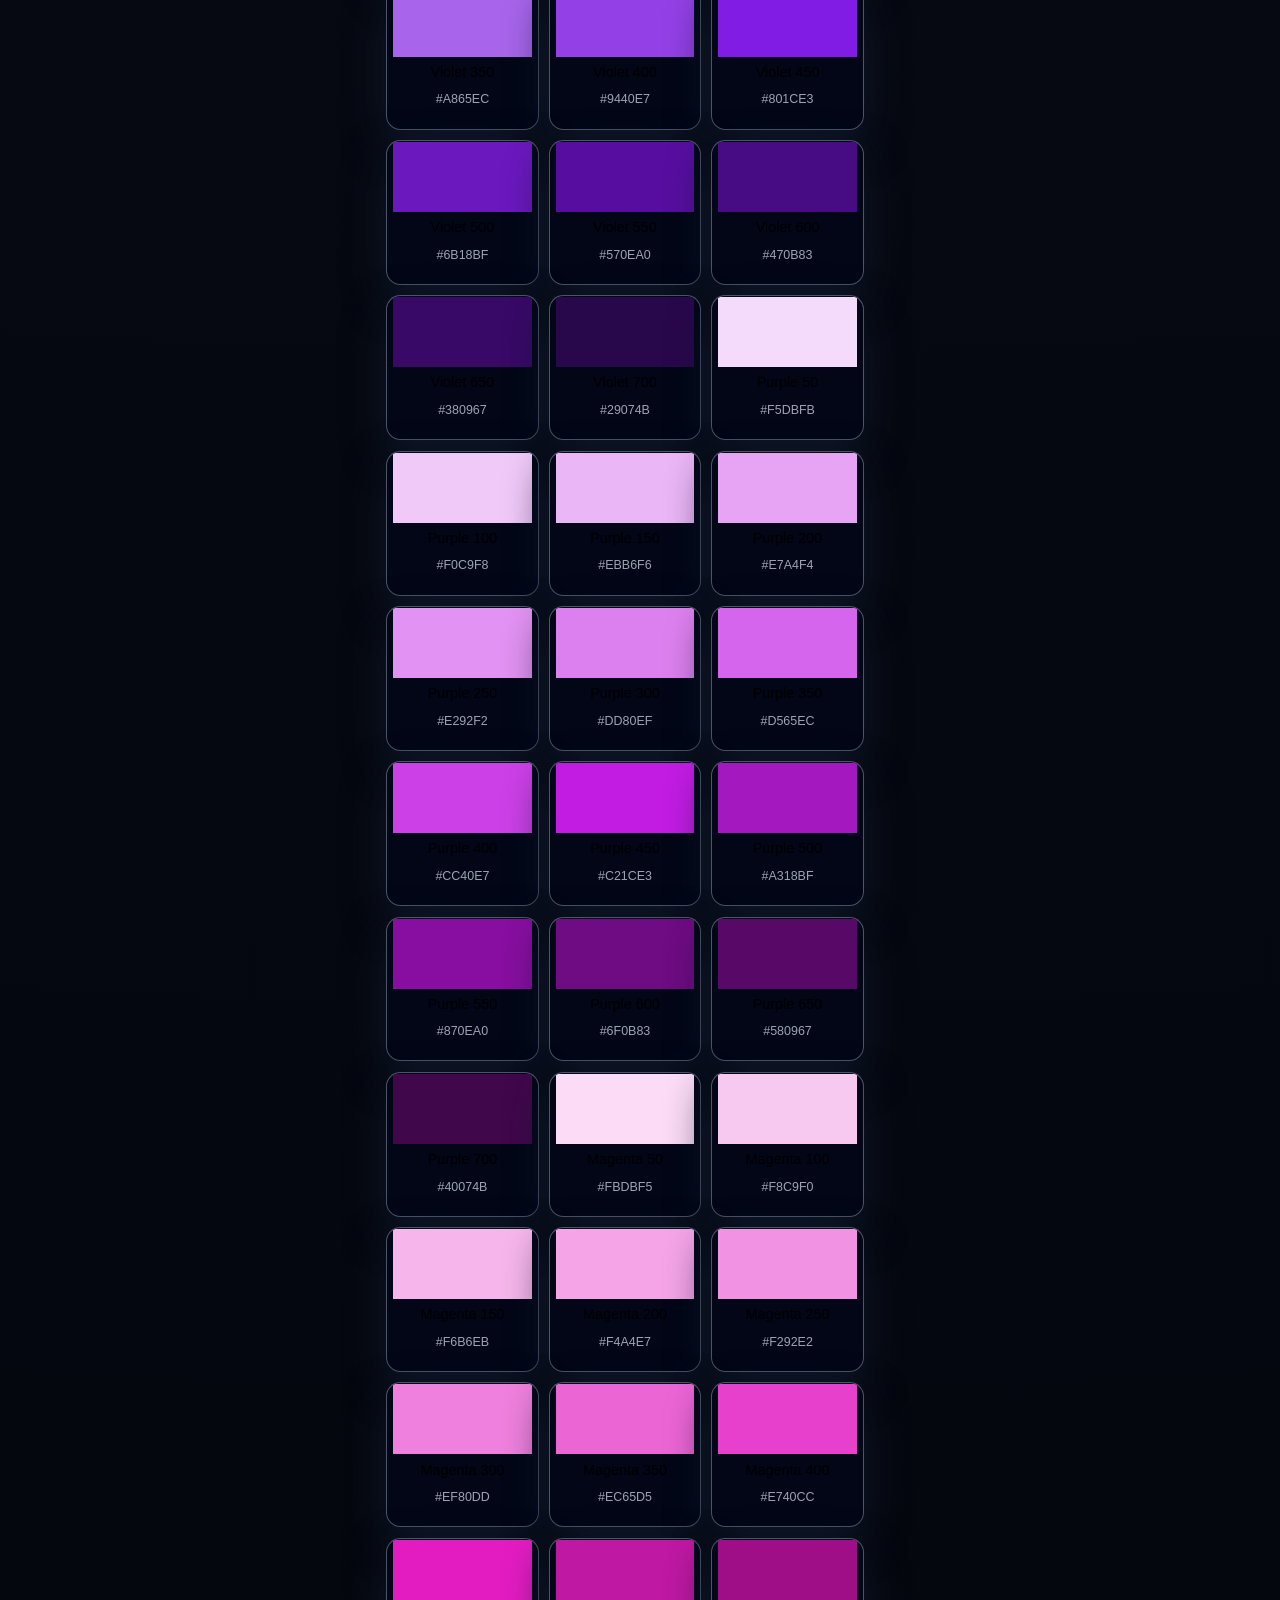
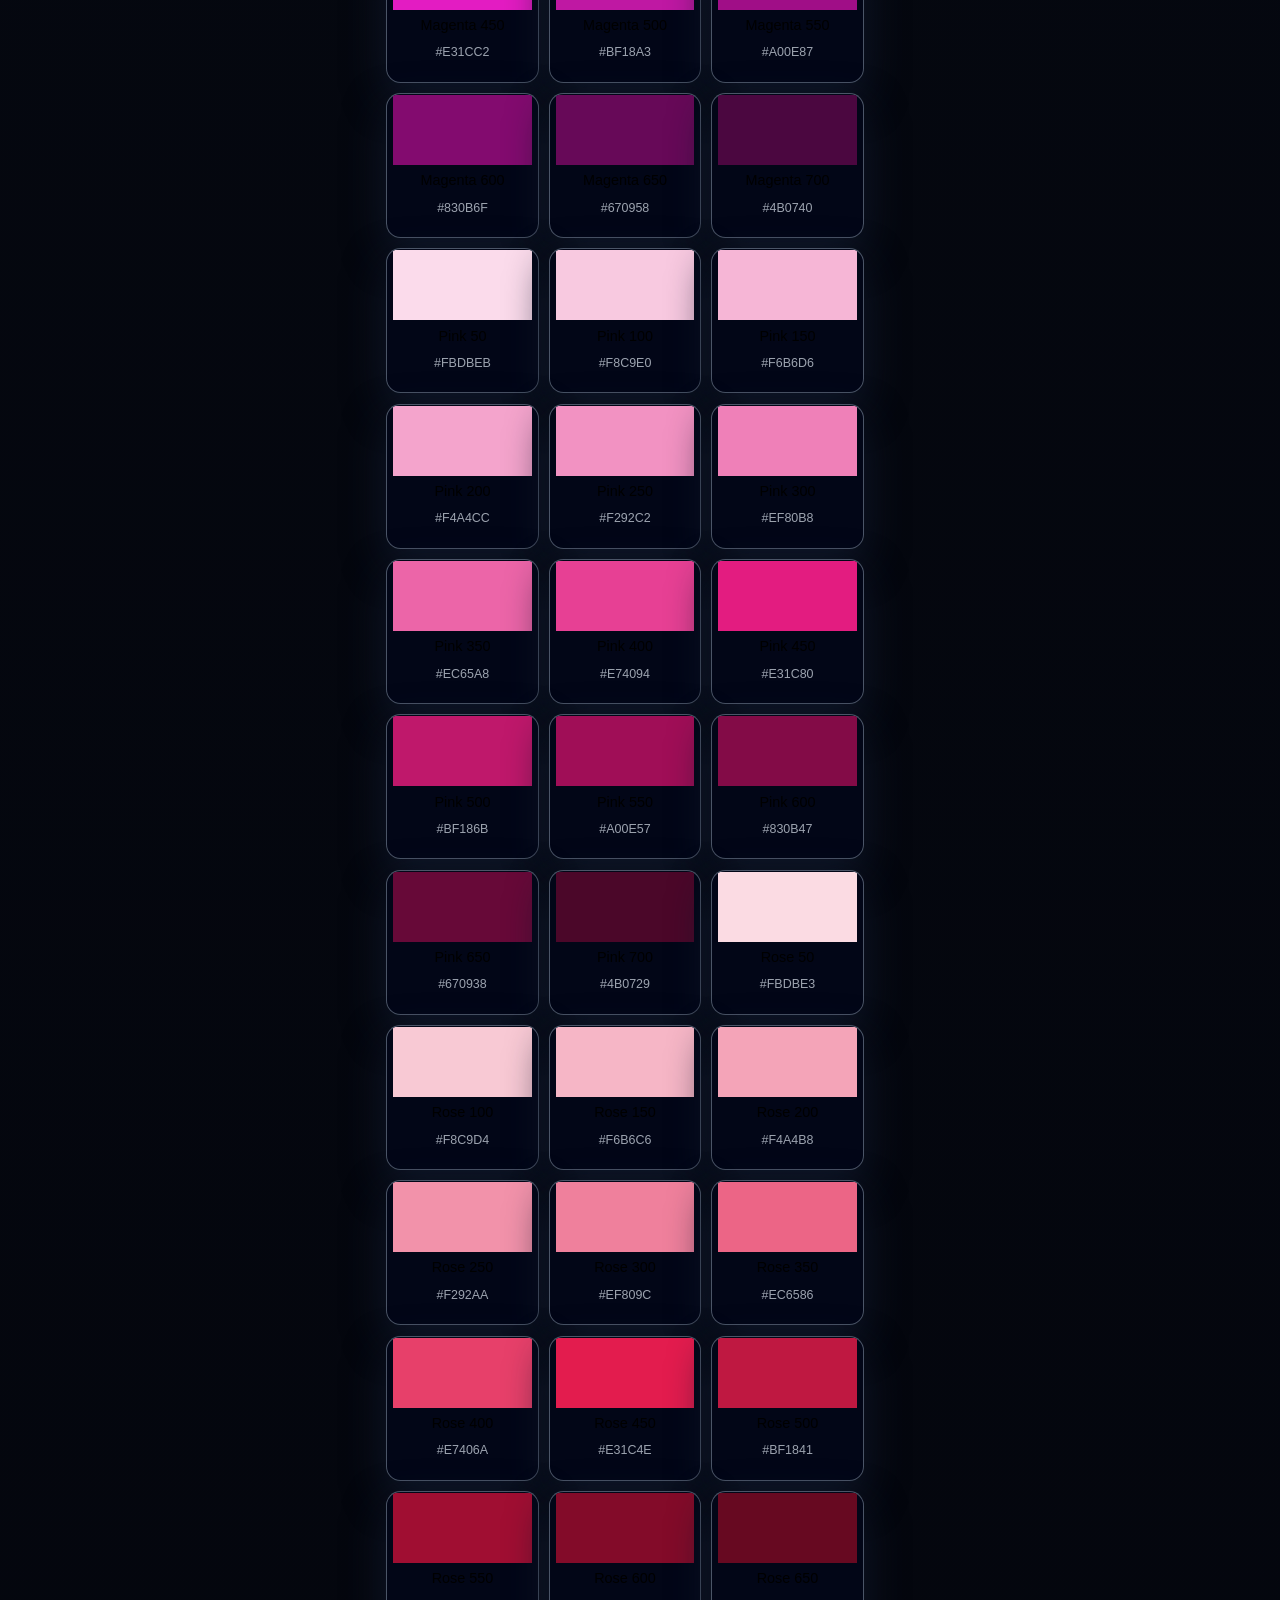
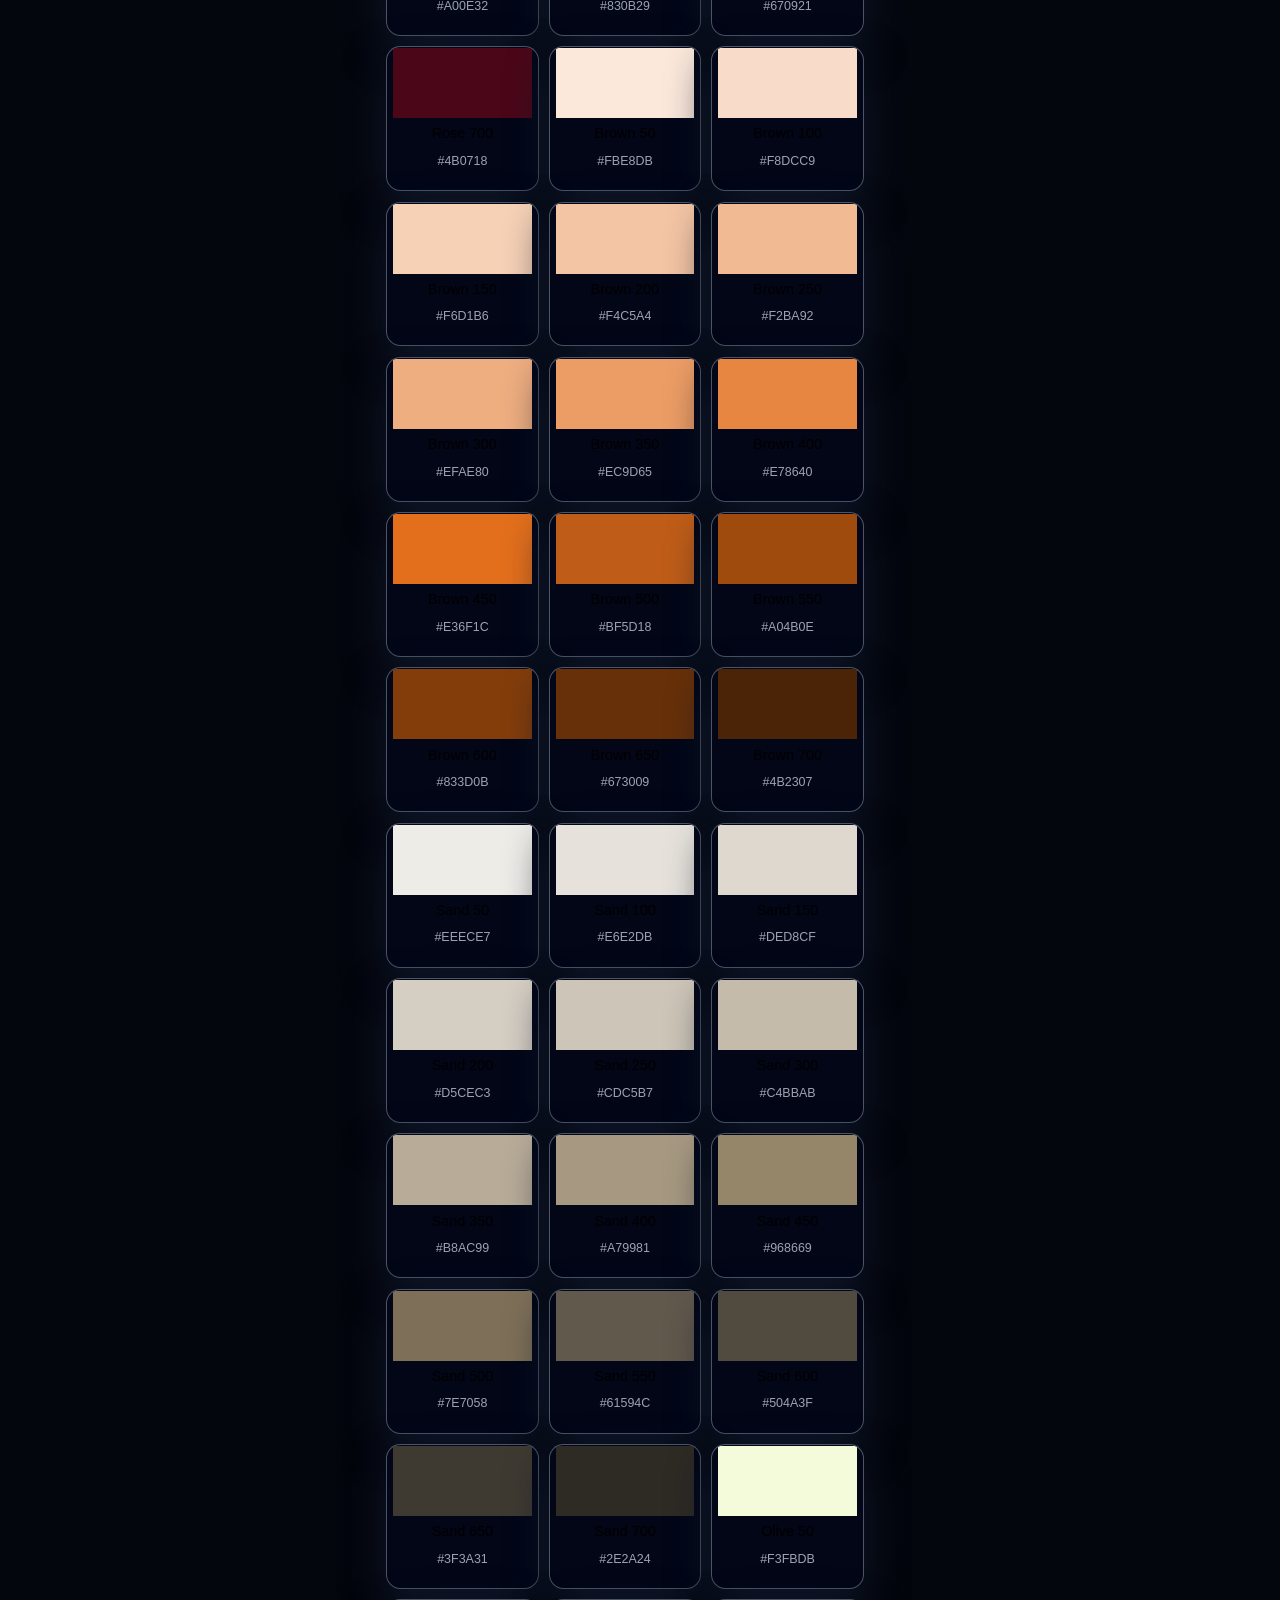
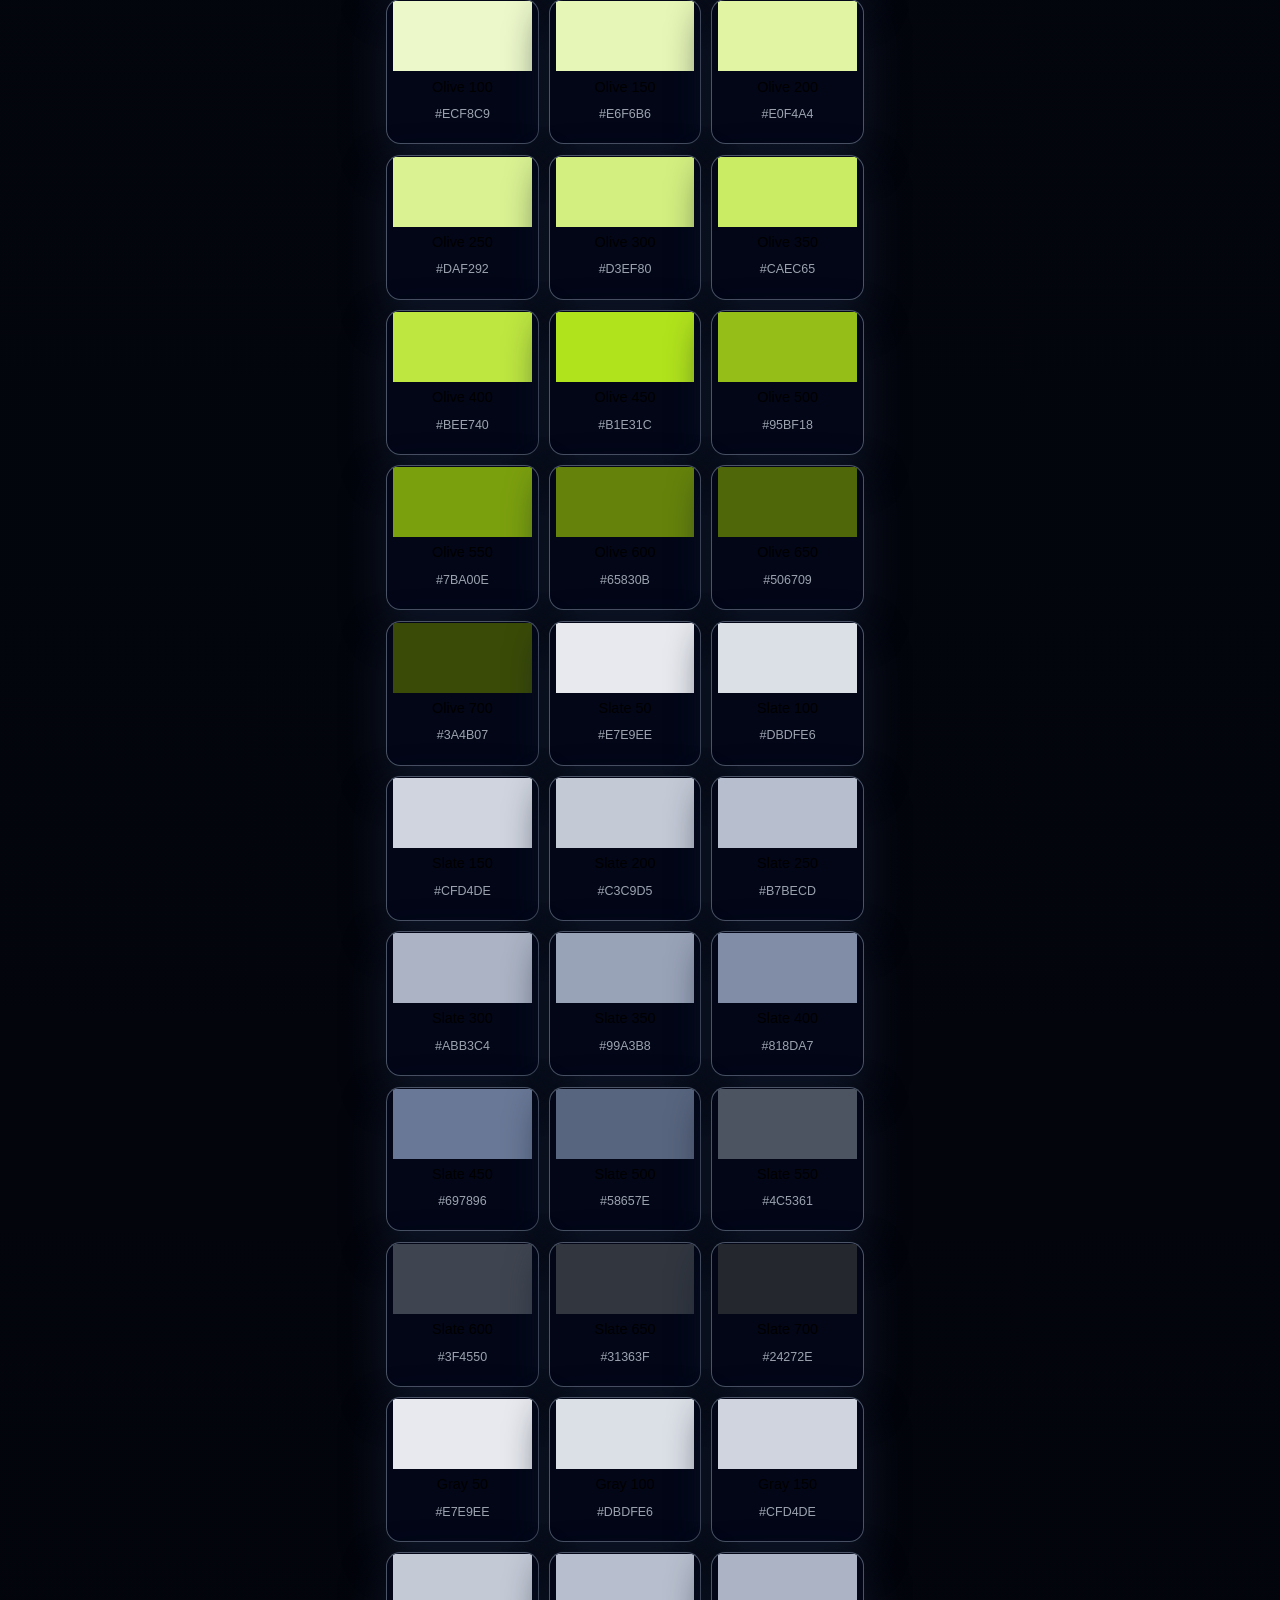
<file: colors.html>
<!DOCTYPE html>
<html lang="en">
  <head>
    <meta charset="UTF-8" />
    <meta name="viewport" content="width=device-width, initial-scale=1.0" />
    <title>Color Explorer – ColorVerse</title>
    <link rel="stylesheet" href="css/main.css" />
    <link rel="stylesheet" href="css/colors.css" />
  </head>
  <body data-page="colors">
    <header class="site-header">
      <div class="navbar container">
        <div class="nav-logo">
          <a href="index.html">Color<span class="span-color">Verse</span></a>
        </div>
        <nav class="nav-links">
          <a href="index.html" data-nav="home">Home</a>
          <a href="colors.html" data-nav="colors">Colors</a>
          <a href="palettes.html" data-nav="palettes">Palettes</a>
          <a href="theory.html" data-nav="theory">Theory</a>
          <a href="canvas.html" data-nav="canvas">Canvas</a>
          <a href="flipper.html" data-nav="flipper">Flipper</a>
          <a href="typing.html" data-nav="typing">Typing</a>
          <a href="about.html" data-nav="about">About</a>
        </nav>
      </div>
    </header>

    <main class="page-main colors-main">
      <section class="section colors-hero">
        <div class="container">
          <h1 class="page-title">Color Explorer &amp; Psychology</h1>
          <p class="section-description">
            Browse colors with emotional meaning, usage and categories. Click a
            color tile to see detailed psychology and recommendations.
          </p>
        </div>
      </section>

      <section class="section colors-layout">
        <div class="container colors-grid-layout">
          <aside class="colors-sidebar">
            <h2>Search &amp; Filters</h2>
            <div class="filter-group">
              <label for="color-search">Search by name or hex</label>
              <input
                type="text"
                id="color-search"
                placeholder="e.g. Royal Blue, #ff5722..."
              />
            </div>

            <div class="filter-group">
              <p class="filter-label">Temperature</p>
              <div class="chip-row" data-filter-group="temperature">
                <button class="chip" data-value="all">All</button>
                <button class="chip" data-value="warm">Warm</button>
                <button class="chip" data-value="cool">Cool</button>
                <button class="chip" data-value="neutral">Neutral</button>
              </div>
            </div>

            <div class="filter-group">
              <p class="filter-label">Vibe</p>
              <div class="chip-row" data-filter-group="vibe">
                <button class="chip" data-value="all">All</button>
                <button class="chip" data-value="calm">Calm</button>
                <button class="chip" data-value="energetic">Energetic</button>
                <button class="chip" data-value="luxury">Luxury</button>
                <button class="chip" data-value="playful">Playful</button>
                <button class="chip" data-value="natural">Natural</button>
              </div>
            </div>
          </aside>

          <section class="colors-grid-section">
            <div class="colors-grid" id="colors-grid"></div>
          </section>

          <aside class="color-detail" id="color-detail">
            <div class="color-detail-inner">
              <p class="detail-placeholder">
                Select a color tile to view its psychology, usage and
                recommendations.
              </p>
            </div>
          </aside>
        </div>
      </section>
    </main>

    <footer class="site-footer">
      <div class="container footer-content">
        <div class="footer-brand">
          <h3>Color<span class="span-color">Verse</span></h3>
          <p>Color psychology &amp; tools for designers and students.</p>
        </div>
        <div class="footer-links">
          <a href="index.html">Home</a>
          <a href="colors.html">Colors</a>
          <a href="palettes.html">Palettes</a>
          <a href="theory.html">Theory</a>
          <a href="canvas.html">Canvas</a>
          <a href="flipper.html">Flipper</a>
          <a href="typing.html">Typing</a>
          <a href="about.html">About</a>
        </div>
        <div class="footer-tech">
          <p>Built with HTML • CSS • JavaScript • JSON</p>
        </div>
      </div>
      <div class="footer-bottom">
        <p>© 2026 ColorVerse — College Project</p>
      </div>
    </footer>

    <script src="js/common.js"></script>
    <script src="js/colors.js"></script>
  </body>
</html>
</file>
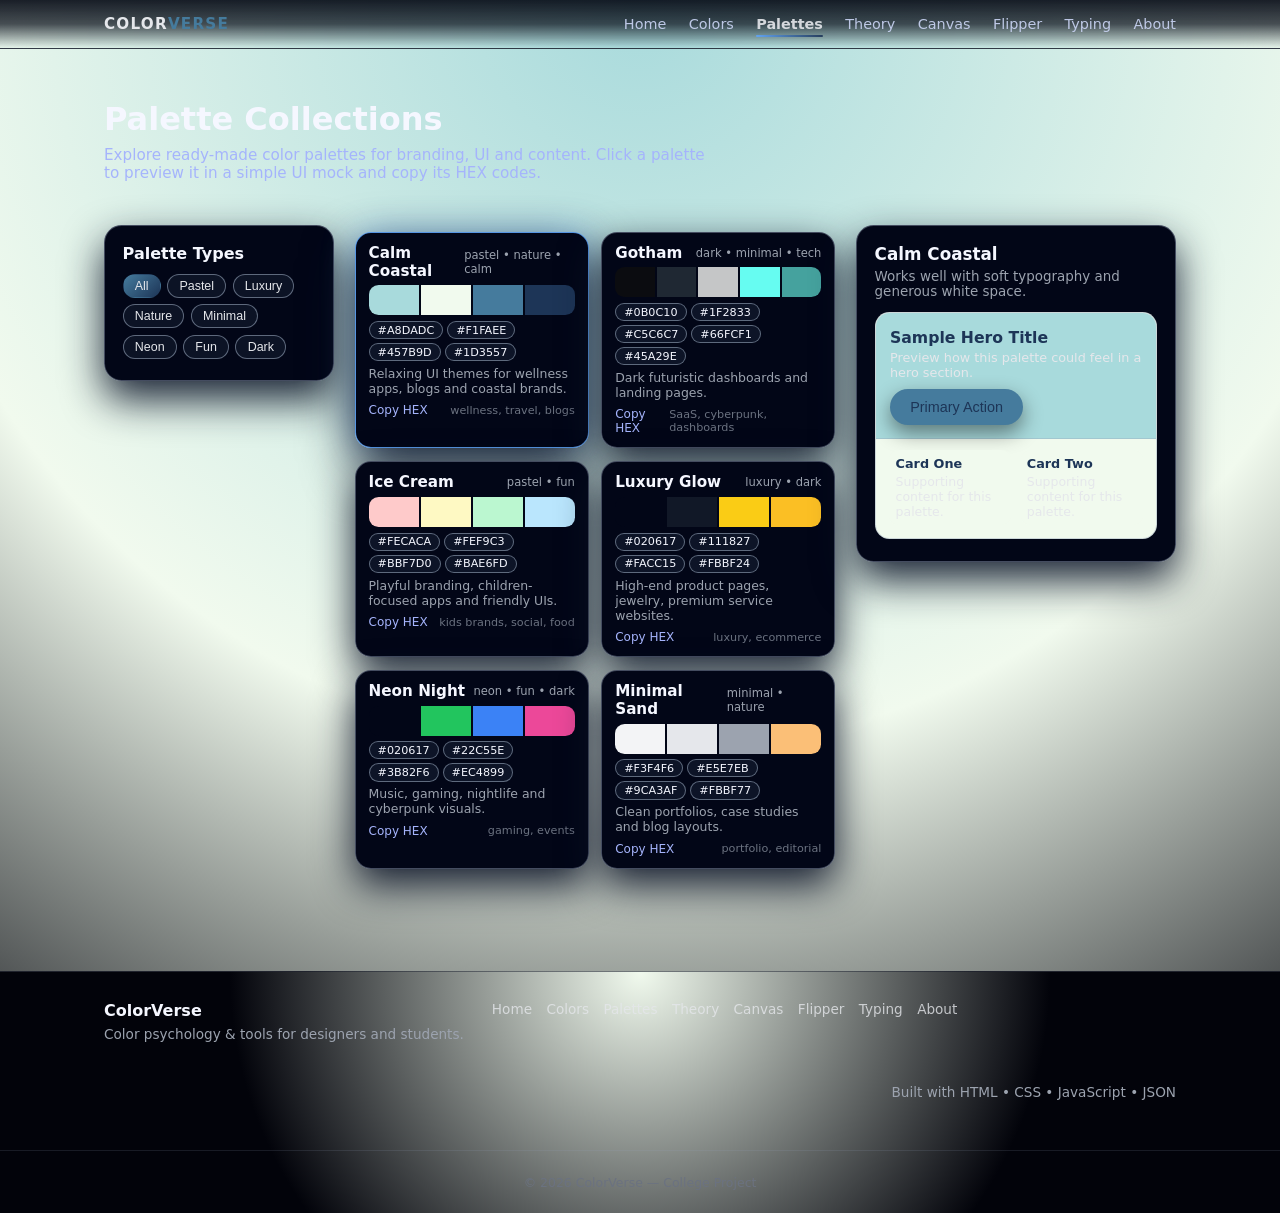
<file: palettes.html>
<!DOCTYPE html>
<html lang="en">
  <head>
    <meta charset="UTF-8" />
    <meta name="viewport" content="width=device-width, initial-scale=1.0" />
    <title>Palettes – ColorVerse</title>
    <link rel="stylesheet" href="css/main.css" />
    <link rel="stylesheet" href="css/palettes.css" />
  </head>
  <body data-page="palettes">
    <header class="site-header">
      <div class="navbar container">
        <div class="nav-logo">
          <a href="index.html">Color<span class="span-color">Verse</span></a>
        </div>
        <nav class="nav-links">
          <a href="index.html" data-nav="home">Home</a>
          <a href="colors.html" data-nav="colors">Colors</a>
          <a href="palettes.html" data-nav="palettes">Palettes</a>
          <a href="theory.html" data-nav="theory">Theory</a>
          <a href="canvas.html" data-nav="canvas">Canvas</a>
          <a href="flipper.html" data-nav="flipper">Flipper</a>
          <a href="typing.html" data-nav="typing">Typing</a>
          <a href="about.html" data-nav="about">About</a>
        </nav>
      </div>
    </header>

    <main class="page-main palettes-main">
      <section class="section palettes-hero">
        <div class="container">
          <h1 class="page-title">Palette Collections</h1>
          <p class="section-description">
            Explore ready-made color palettes for branding, UI and content.
            Click a palette to preview it in a simple UI mock and copy its HEX
            codes.
          </p>
        </div>
      </section>

      <section class="section palettes-layout">
        <div class="container palettes-grid-layout">
          <aside class="palettes-sidebar">
            <h2>Palette Types</h2>
            <div class="chip-row" id="palette-filters">
              <button class="chip" data-type="all">All</button>
              <button class="chip" data-type="pastel">Pastel</button>
              <button class="chip" data-type="luxury">Luxury</button>
              <button class="chip" data-type="nature">Nature</button>
              <button class="chip" data-type="minimal">Minimal</button>
              <button class="chip" data-type="neon">Neon</button>
              <button class="chip" data-type="fun">Fun</button>
              <button class="chip" data-type="dark">Dark</button>
            </div>
          </aside>

          <section class="palettes-list-section">
            <div class="palettes-grid" id="palettes-grid"></div>
          </section>

          <aside class="palette-preview" id="palette-preview">
            <div class="palette-preview-inner">
              <h2 class="preview-title">Palette Preview</h2>
              <p class="preview-placeholder">
                Select a palette to see how it could look in a UI.
              </p>
              <div class="preview-ui" aria-hidden="true">
                <div class="preview-hero">
                  <h3>Sample Hero Title</h3>
                  <p>Preview how this palette could feel in a hero section.</p>
                  <button class="btn btn-primary">Primary Action</button>
                </div>
                <div class="preview-card-row">
                  <div class="preview-card">
                    <h4>Card One</h4>
                    <p>Supporting content for this palette.</p>
                  </div>
                  <div class="preview-card">
                    <h4>Card Two</h4>
                    <p>Supporting content for this palette.</p>
                  </div>
                </div>
              </div>
            </div>
          </aside>
        </div>
      </section>
    </main>

    <footer class="site-footer">
      <div class="container footer-content">
        <div class="footer-brand">
          <h3>ColorVerse</h3>
          <p>Color psychology &amp; tools for designers and students.</p>
        </div>
        <div class="footer-links">
          <a href="index.html">Home</a>
          <a href="colors.html">Colors</a>
          <a href="palettes.html">Palettes</a>
          <a href="theory.html">Theory</a>
          <a href="canvas.html">Canvas</a>
          <a href="flipper.html">Flipper</a>
          <a href="typing.html">Typing</a>
          <a href="about.html">About</a>
        </div>
        <div class="footer-tech">
          <p>Built with HTML • CSS • JavaScript • JSON</p>
        </div>
      </div>
      <div class="footer-bottom">
        <p>© 2026 ColorVerse — College Project</p>
      </div>
    </footer>

    <script src="js/common.js"></script>
    <script src="js/palettes.js"></script>
  </body>
</html>
</file>
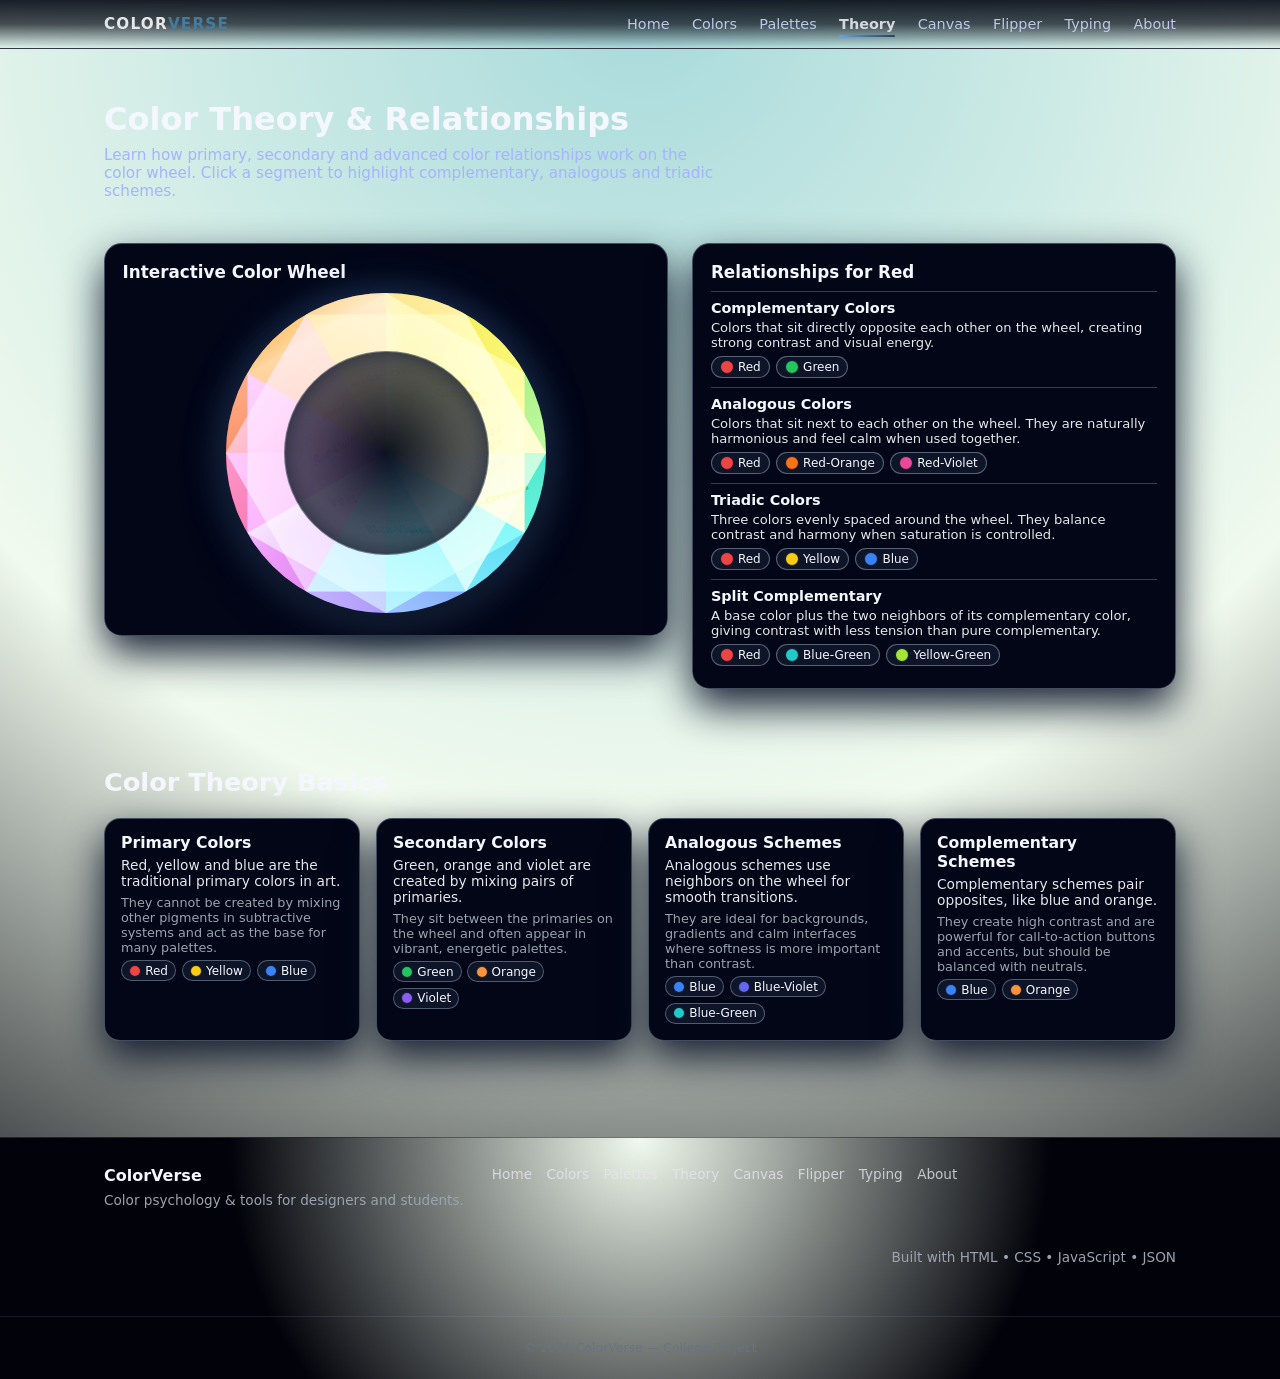
<file: theory.html>
<!DOCTYPE html>
<html lang="en">
  <head>
    <meta charset="UTF-8" />
    <meta name="viewport" content="width=device-width, initial-scale=1.0" />
    <title>Color Theory – ColorVerse</title>
    <link rel="stylesheet" href="css/main.css" />
    <link rel="stylesheet" href="css/theory.css" />
  </head>
  <body data-page="theory">
    <header class="site-header">
      <div class="navbar container">
        <div class="nav-logo">
          <a href="index.html">Color<span class="span-color">Verse</span></a>
        </div>
        <nav class="nav-links">
          <a href="index.html" data-nav="home">Home</a>
          <a href="colors.html" data-nav="colors">Colors</a>
          <a href="palettes.html" data-nav="palettes">Palettes</a>
          <a href="theory.html" data-nav="theory">Theory</a>
          <a href="canvas.html" data-nav="canvas">Canvas</a>
          <a href="flipper.html" data-nav="flipper">Flipper</a>
          <a href="typing.html" data-nav="typing">Typing</a>
          <a href="about.html" data-nav="about">About</a>
        </nav>
      </div>
    </header>

    <main class="page-main theory-main">
      <section class="section theory-hero">
        <div class="container">
          <h1 class="page-title">Color Theory &amp; Relationships</h1>
          <p class="section-description">
            Learn how primary, secondary and advanced color relationships work
            on the color wheel. Click a segment to highlight complementary,
            analogous and triadic schemes.
          </p>
        </div>
      </section>

      <section class="section theory-layout">
        <div class="container theory-grid-layout">
          <section class="theory-wheel-section">
            <h2>Interactive Color Wheel</h2>
            <div class="theory-wheel" id="theory-wheel">
              <!-- Segments will be created by JS based on theory.json -->
            </div>
          </section>

          <aside class="theory-relations" id="theory-relations">
            <div class="relations-inner">
              <h2>Relationships</h2>
              <p class="relations-placeholder">
                Click a color on the wheel to see its complementary, analogous
                and triadic relationships.
              </p>
            </div>
          </aside>
        </div>
      </section>

      <section class="section theory-cards-section">
        <div class="container">
          <h2 class="section-title">Color Theory Basics</h2>
          <div class="theory-cards" id="theory-cards">
            <!-- Cards from theory.json -->
          </div>
        </div>
      </section>
    </main>

    <footer class="site-footer">
      <div class="container footer-content">
        <div class="footer-brand">
          <h3>ColorVerse</h3>
          <p>Color psychology &amp; tools for designers and students.</p>
        </div>
        <div class="footer-links">
          <a href="index.html">Home</a>
          <a href="colors.html">Colors</a>
          <a href="palettes.html">Palettes</a>
          <a href="theory.html">Theory</a>
          <a href="canvas.html">Canvas</a>
          <a href="flipper.html">Flipper</a>
          <a href="typing.html">Typing</a>
          <a href="about.html">About</a>
        </div>
        <div class="footer-tech">
          <p>Built with HTML • CSS • JavaScript • JSON</p>
        </div>
      </div>
      <div class="footer-bottom">
        <p>© 2026 ColorVerse — College Project</p>
      </div>
    </footer>

    <script src="js/common.js"></script>
    <script src="js/theory.js"></script>
  </body>
</html>
</file>
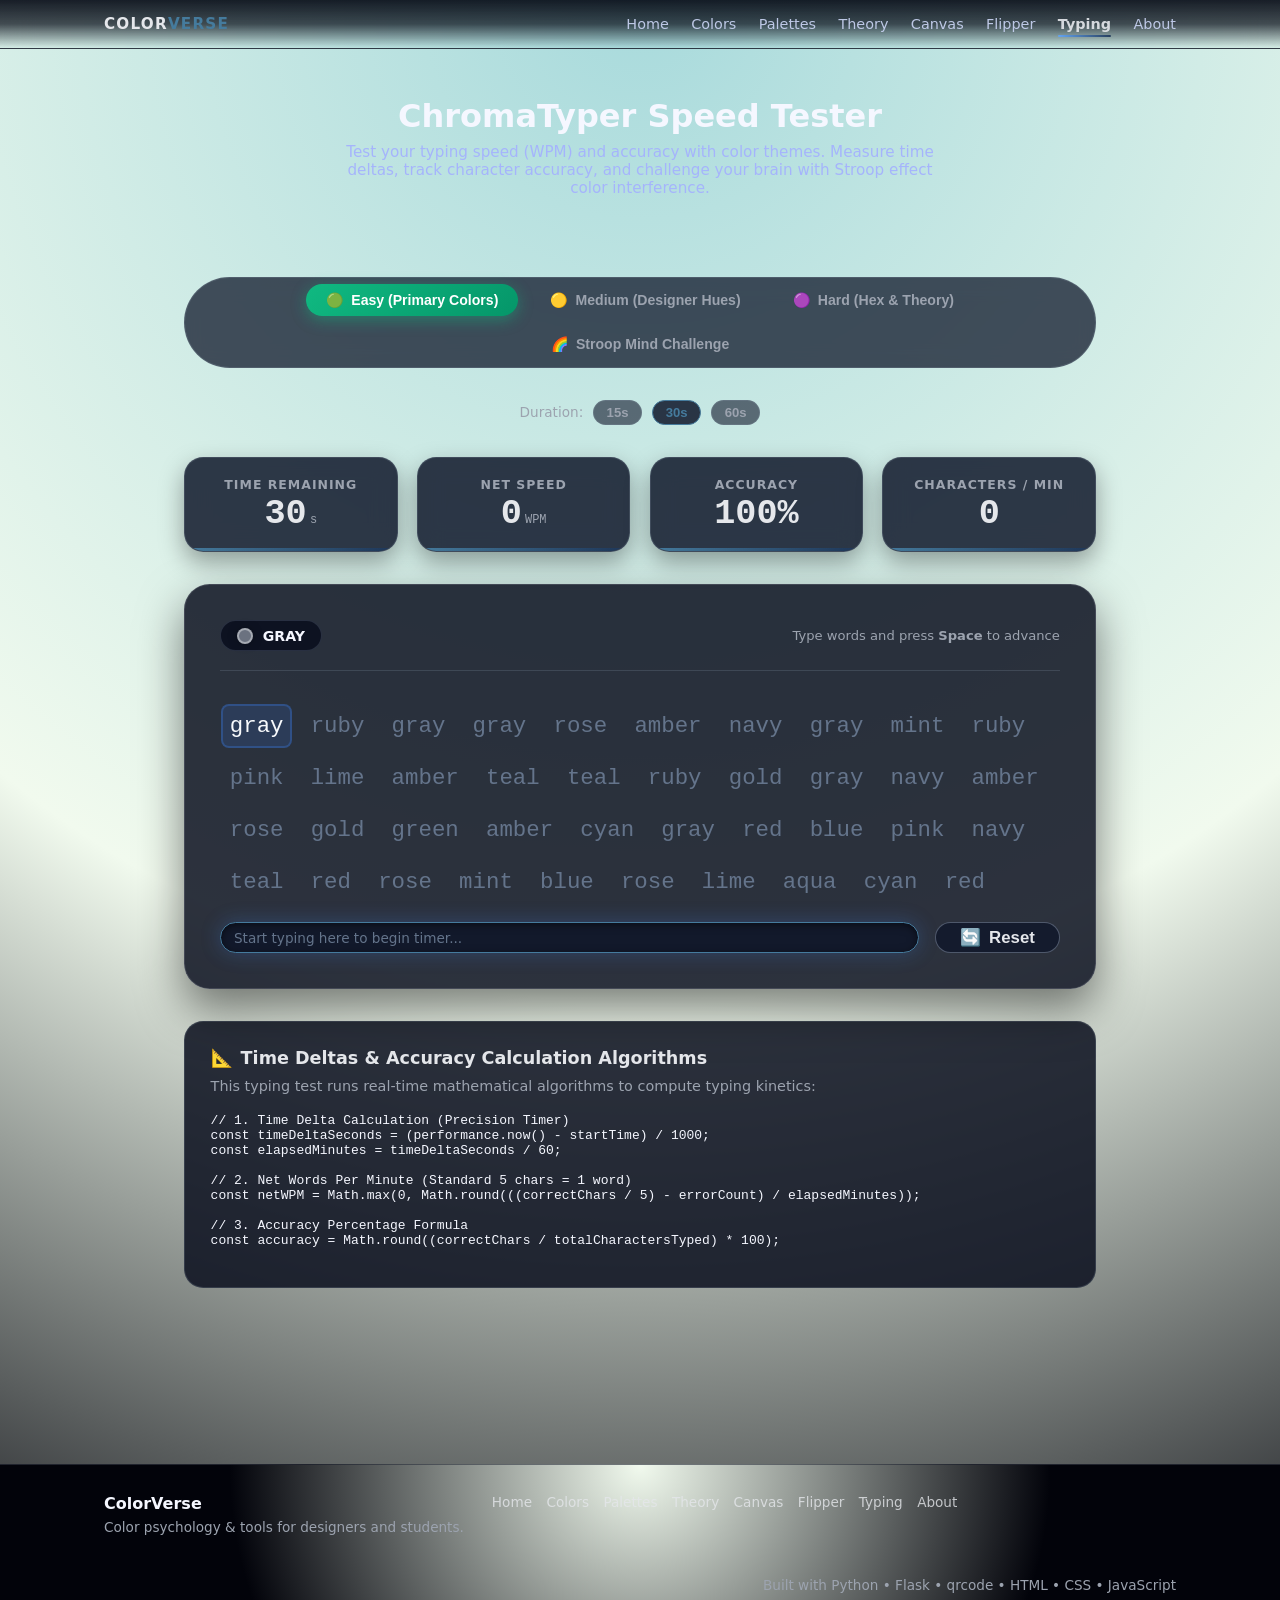
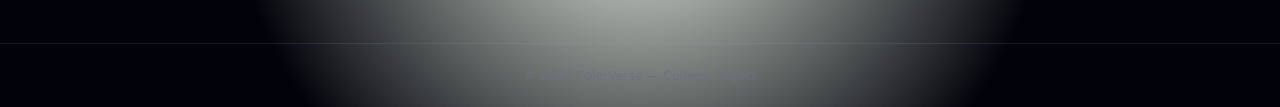
<file: typing.html>
<!DOCTYPE html>
<html lang="en">
  <head>
    <meta charset="UTF-8" />
    <meta name="viewport" content="width=device-width, initial-scale=1.0" />
    <title>ChromaTyper – Color Typing Speed Tester – ColorVerse</title>
    <link rel="stylesheet" href="css/main.css" />
    <link rel="stylesheet" href="css/typing.css" />
  </head>
  <body data-page="typing">
    <header class="site-header">
      <div class="navbar container">
        <div class="nav-logo">
          <a href="index.html">Color<span class="span-color">Verse</span></a>
        </div>
        <nav class="nav-links">
          <a href="index.html" data-nav="home">Home</a>
          <a href="colors.html" data-nav="colors">Colors</a>
          <a href="palettes.html" data-nav="palettes">Palettes</a>
          <a href="theory.html" data-nav="theory">Theory</a>
          <a href="canvas.html" data-nav="canvas">Canvas</a>
          <a href="flipper.html" data-nav="flipper">Flipper</a>
          <a href="typing.html" data-nav="typing">Typing</a>
          <a href="about.html" data-nav="about">About</a>
        </nav>
      </div>
    </header>

    <main class="page-main typing-main">
      <section class="section typing-hero">
        <div class="container">
          <h1 class="page-title">ChromaTyper Speed Tester</h1>
          <p class="section-description">
            Test your typing speed (WPM) and accuracy with color themes. Measure
            time deltas, track character accuracy, and challenge your brain with
            Stroop effect color interference.
          </p>
        </div>
      </section>

      <section class="section">
        <div class="container typing-container">
          <!-- Modes Bar -->
          <div class="typing-modes-bar">
            <button class="mode-pill-btn pill-easy active" data-mode="easy">
              <span>🟢</span> Easy (Primary Colors)
            </button>
            <button class="mode-pill-btn pill-medium" data-mode="medium">
              <span>🟡</span> Medium (Designer Hues)
            </button>
            <button class="mode-pill-btn pill-hex" data-mode="hex">
              <span>🟣</span> Hard (Hex &amp; Theory)
            </button>
            <button class="mode-pill-btn pill-stroop" data-mode="stroop">
              <span>🌈</span> Stroop Mind Challenge
            </button>
          </div>

          <!-- Duration Selector -->
          <div class="timer-selector-bar">
            <span>Duration:</span>
            <button class="duration-chip" data-time="15">15s</button>
            <button class="duration-chip active" data-time="30">30s</button>
            <button class="duration-chip" data-time="60">60s</button>
          </div>

          <!-- Live Stats Dashboard -->
          <div class="typing-stats-hud">
            <div class="stat-metric-card">
              <div class="metric-label">Time Remaining</div>
              <div class="metric-value"><span id="timer-val">30</span><span class="metric-unit">s</span></div>
              <div class="metric-progress-ring"></div>
            </div>

            <div class="stat-metric-card">
              <div class="metric-label">Net Speed</div>
              <div class="metric-value"><span id="wpm-val">0</span><span class="metric-unit">WPM</span></div>
              <div class="metric-progress-ring"></div>
            </div>

            <div class="stat-metric-card">
              <div class="metric-label">Accuracy</div>
              <div class="metric-value" id="accuracy-val">100%</div>
              <div class="metric-progress-ring"></div>
            </div>

            <div class="stat-metric-card">
              <div class="metric-label">Characters / Min</div>
              <div class="metric-value" id="cpm-val">0</div>
              <div class="metric-progress-ring"></div>
            </div>
          </div>

          <!-- Typing Stage Card -->
          <div id="typing-stage" class="typing-stage-card">
            <!-- Word Spotlight Bar -->
            <div class="word-spotlight-bar">
              <div class="color-preview-badge">
                <span id="current-color-dot" class="color-swatch-dot"></span>
                <span id="current-color-name">COLOR FOCUS</span>
              </div>
              <span class="mode-tip-note">Type words and press <strong>Space</strong> to advance</span>
            </div>

            <!-- Words Stream Display -->
            <div id="words-display" class="words-display-box">
              <!-- Dynamically populated word chips -->
            </div>

            <!-- User Typing Input -->
            <div class="typing-input-wrapper">
              <input
                type="text"
                id="typing-input"
                class="typing-main-input"
                placeholder="Start typing here to begin timer..."
                autocomplete="off"
                autocorrect="off"
                autocapitalize="off"
                spellcheck="false"
              />
              <button id="restart-btn" class="btn-restart-typing" title="Restart test">
                <span>🔄</span> Reset
              </button>
            </div>
          </div>

          <!-- Results Summary Card (Shown when test completes) -->
          <div id="typing-result-card" class="typing-result-card">
            <div id="result-rank" class="result-badge-rank">🎨 Chromatic Virtuoso</div>
            <h2 id="result-wpm" class="result-hero-wpm">64</h2>
            <div class="result-hero-sub">Words Per Minute (Net Speed)</div>

            <div class="result-metrics-grid">
              <div class="result-metric-item">
                <div id="result-accuracy" class="val">98%</div>
                <div class="lbl">Accuracy</div>
              </div>
              <div class="result-metric-item">
                <div id="result-cpm" class="val">320</div>
                <div class="lbl">Characters / Min</div>
              </div>
              <div class="result-metric-item">
                <div id="result-time" class="val">30.0s</div>
                <div class="lbl">Time Delta</div>
              </div>
              <div class="result-metric-item">
                <div id="result-errors" class="val">1</div>
                <div class="lbl">Uncorrected Errors</div>
              </div>
            </div>

            <div class="result-actions">
              <button id="play-again-btn" class="btn btn-primary">
                <span>⚡</span> Try Again
              </button>
              <button id="copy-result-btn" class="btn btn-ghost">
                <span>📋</span> Copy Results
              </button>
            </div>
          </div>

          <!-- Algorithm Explanation Card -->
          <div class="algorithm-explainer-card">
            <h3><span>📐</span> Time Deltas &amp; Accuracy Calculation Algorithms</h3>
            <p>
              This typing test runs real-time mathematical algorithms to compute typing kinetics:
            </p>

            <pre class="code-block-preview"><code><span class="code-comment">// 1. Time Delta Calculation (Precision Timer)</span>
<span class="code-keyword">const</span> timeDeltaSeconds = (performance.<span class="code-fn">now</span>() - startTime) / 1000;
<span class="code-keyword">const</span> elapsedMinutes = timeDeltaSeconds / 60;

<span class="code-comment">// 2. Net Words Per Minute (Standard 5 chars = 1 word)</span>
<span class="code-keyword">const</span> netWPM = Math.<span class="code-fn">max</span>(0, Math.<span class="code-fn">round</span>(((correctChars / 5) - errorCount) / elapsedMinutes));

<span class="code-comment">// 3. Accuracy Percentage Formula</span>
<span class="code-keyword">const</span> accuracy = Math.<span class="code-fn">round</span>((correctChars / totalCharactersTyped) * 100);</code></pre>
          </div>
        </div>
      </section>
    </main>

    <footer class="site-footer">
      <div class="container footer-content">
        <div class="footer-brand">
          <h3>ColorVerse</h3>
          <p>Color psychology &amp; tools for designers and students.</p>
        </div>
        <div class="footer-links">
          <a href="index.html">Home</a>
          <a href="colors.html">Colors</a>
          <a href="palettes.html">Palettes</a>
          <a href="theory.html">Theory</a>
          <a href="canvas.html">Canvas</a>
          <a href="flipper.html">Flipper</a>
          <a href="typing.html">Typing</a>
          <a href="about.html">About</a>
        </div>
        <div class="footer-tech">
          <p>Built with Python • Flask • qrcode • HTML • CSS • JavaScript</p>
        </div>
      </div>
      <div class="footer-bottom">
        <p>© 2026 ColorVerse — College Project</p>
      </div>
    </footer>

    <script src="js/common.js"></script>
    <script src="js/typing.js"></script>
  </body>
</html>
</file>
<file: css/main.css>
/* Base reset / layout */
:root {
  --bg-0: #02030a;
  --bg-1: #050810;
  --bg-2: #18212f;
  --text: #f5f7ff;
  --text-strong: #e5e7eb;
  --muted: #9ca3af;
  --muted-2: #6b7280;
  --border: rgba(148, 163, 184, 0.2);
  --border-strong: rgba(148, 163, 184, 0.45);
  --surface: rgba(15, 23, 42, 0.85);
  --surface-2: rgba(2, 6, 23, 0.8);
  --accent-1: #3b82f6;
  --accent-2: #a855f7;
  --accent-grad: linear-gradient(135deg, var(--accent-1), var(--accent-2));
}
*,
*::before,
*::after {
  box-sizing: border-box;
}

html,
body {
  margin: 0;
  padding: 0;
  font-family: system-ui, -apple-system, BlinkMacSystemFont, "Segoe UI",
    sans-serif;
  background: radial-gradient(
    circle at top,
    var(--bg-2) 0,
    var(--bg-1) 55%,
    var(--bg-0) 100%
  );
  color: var(--text);
  min-height: 100%;
}

body {
  display: flex;
  flex-direction: column;
}

a {
  color: inherit;
  text-decoration: none;
}

img {
  max-width: 100%;
  display: block;
}

.container {
  width: 100%;
  max-width: 1120px;
  margin: 0 auto;
  padding: 0 1.5rem;
}

.section {
  padding: 3.5rem 0;
}

.page-main {
  flex: 1 0 auto;
}

.site-header {
  position: sticky;
  top: 0;
  z-index: 50;
  backdrop-filter: blur(16px);
  background: linear-gradient(
    to bottom,
    rgba(3, 7, 18, 0.9),
    rgba(3, 7, 18, 0.7),
    transparent
  );
  border-bottom: 1px solid var(--border);
}

.navbar {
  display: flex;
  align-items: center;
  justify-content: space-between;
  padding: 0.9rem 1.5rem;
}

.nav-logo a {
  font-weight: 700;
  letter-spacing: 0.08em;
  text-transform: uppercase;
  font-size: 0.95rem;
  color: var(--text-strong);
}

.nav-logo .span-color {
  color: var(--accent-1);
  transition: color 0.25s ease;
}

.nav-links {
  display: flex;
  gap: 1.4rem;
  font-size: 0.9rem;
}

.nav-links a {
  position: relative;
  color: #cbd5f5;
  opacity: 0.9;
  transition: color 0.2s ease, opacity 0.2s ease, transform 0.2s ease;
}

.nav-links a::after {
  content: "";
  position: absolute;
  left: 0;
  bottom: -0.3rem;
  width: 0;
  height: 2px;
  border-radius: 999px;
  background: linear-gradient(to right, #60a5fa, var(--accent-2));
  transition: width 0.2s ease;
}

.nav-links a:hover {
  opacity: 1;
  transform: translateY(-1px);
}

.nav-links a:hover::after {
  width: 100%;
}

.nav-links a.active {
  color: var(--text-strong);
  font-weight: 600;
}

.nav-links a.active::after {
  width: 100%;
}

.site-footer {
  border-top: 1px solid var(--border);
  background: radial-gradient(circle at top, var(--bg-1) 0, var(--bg-0) 60%);
  padding-top: 1.8rem;
  margin-top: 2.5rem;
}

.footer-content {
  display: flex;
  flex-wrap: wrap;
  gap: 1.75rem;
  align-items: flex-start;
  padding: 0 1.5rem 1.5rem;
}

.footer-brand h3 {
  margin: 0 0 0.4rem;
  font-size: 1rem;
}

.footer-brand p {
  margin: 0;
  font-size: 0.85rem;
  color: var(--muted);
}

.footer-links {
  display: flex;
  flex-wrap: wrap;
  gap: 0.9rem;
  font-size: 0.85rem;
}

.footer-links a {
  color: var(--text-strong);
  opacity: 0.8;
}

.footer-links a:hover {
  opacity: 1;
}

.footer-tech {
  margin-left: auto;
  font-size: 0.85rem;
  color: var(--muted);
}

.footer-bottom {
  border-top: 1px solid rgba(148, 163, 184, 0.15);
  margin-top: 0.8rem;
  padding: 0.7rem 0;
  text-align: center;
  font-size: 0.78rem;
  color: var(--muted-2);
}

.page-title {
  font-size: 2rem;
  margin: 0 0 0.5rem;
}

.section-title {
  font-size: 1.6rem;
  margin: 0 0 0.4rem;
}

.section-description {
  margin: 0;
  max-width: 620px;
  color: #a5b4fc;
  font-size: 0.95rem;
}

.btn {
  display: inline-flex;
  align-items: center;
  justify-content: center;
  padding: 0.55rem 1.2rem;
  border-radius: 999px;
  border: 1px solid transparent;
  font-size: 0.9rem;
  cursor: pointer;
  background: none;
  color: inherit;
  transition: transform 0.16s ease, box-shadow 0.16s ease,
    background 0.16s ease, border-color 0.16s ease, color 0.16s ease;
}

.btn-primary {
  background: var(--accent-grad);
  color: #f9fafb;
  box-shadow: 0 10px 25px rgba(59, 130, 246, 0.35);
}

.btn-primary:hover {
  transform: translateY(-1px) scale(1.01);
  box-shadow: 0 12px 30px rgba(59, 130, 246, 0.45);
}

.btn-ghost {
  border-color: rgba(148, 163, 184, 0.5);
  background: rgba(15, 23, 42, 0.6);
  color: var(--text-strong);
}

.btn-ghost:hover {
  background: rgba(30, 64, 175, 0.6);
}

.btn-secondary {
  border-color: rgba(148, 163, 184, 0.5);
  background: rgba(15, 23, 42, 0.8);
}

.chip-row {
  display: flex;
  flex-wrap: wrap;
  gap: 0.4rem;
}

.chip {
  border-radius: 999px;
  border: 1px solid rgba(148, 163, 184, 0.6);
  background: rgba(15, 23, 42, 0.8);
  color: #e5e7eb;
  font-size: 0.78rem;
  padding: 0.25rem 0.7rem;
  cursor: pointer;
  transition: background 0.16s ease, border-color 0.16s ease,
    transform 0.12s ease;
}

.chip:hover {
  background: rgba(37, 99, 235, 0.65);
  border-color: rgba(191, 219, 254, 0.9);
  transform: translateY(-1px);
}

.chip.active {
  background: var(--accent-grad);
  border-color: transparent;
}

input[type="text"],
input[type="search"],
input[type="number"],
input[type="range"],
select,
textarea {
  font-family: inherit;
}

input[type="text"],
input[type="search"] {
  width: 100%;
  border-radius: 999px;
  border: 1px solid rgba(148, 163, 184, 0.7);
  background: rgba(15, 23, 42, 0.9);
  color: #e5e7eb;
  padding: 0.4rem 0.8rem;
  font-size: 0.85rem;
}

input[type="text"]::placeholder,
input[type="search"]::placeholder {
  color: #64748b;
}

label {
  font-size: 0.8rem;
  color: #9ca3af;
  display: block;
  margin-bottom: 0.25rem;
}

@media (max-width: 768px) {
  .navbar {
    flex-direction: column;
    align-items: flex-start;
    gap: 0.4rem;
  }

  .nav-links {
    flex-wrap: wrap;
    font-size: 0.85rem;
  }

  .footer-tech {
    margin-left: 0;
  }
}
</file>
<file: css/home.css>
/* ColorVerse 2.0 - Premium Modern Home Page Styles */

.home-main {
  flex: 1 0 auto;
  position: relative;
  overflow-x: hidden;
}

/* Ambient chromatic background glow */
.home-main::before {
  content: "";
  position: absolute;
  top: 0;
  left: 50%;
  transform: translateX(-50%);
  width: 1000px;
  height: 550px;
  background: radial-gradient(circle, rgba(59, 130, 246, 0.15) 0%, rgba(168, 85, 247, 0.12) 35%, transparent 70%);
  pointer-events: none;
  z-index: 0;
}

/* =========================================
   1. HERO SECTION
   ========================================= */

.hero {
  position: relative;
  padding: 4.5rem 0 3.5rem;
  z-index: 1;
}

.hero-inner {
  display: grid;
  grid-template-columns: minmax(0, 1.15fr) minmax(0, 1fr);
  gap: 3.5rem;
  align-items: center;
}

@media (max-width: 960px) {
  .hero-inner {
    grid-template-columns: 1fr;
    text-align: center;
    gap: 2.5rem;
  }
}

.hero-badge-pill {
  display: inline-flex;
  align-items: center;
  gap: 0.5rem;
  background: rgba(15, 23, 42, 0.8);
  border: 1px solid rgba(147, 197, 253, 0.3);
  padding: 0.4rem 1rem;
  border-radius: 999px;
  font-size: 0.82rem;
  font-weight: 600;
  color: #93c5fd;
  backdrop-filter: blur(12px);
  margin-bottom: 1.2rem;
  box-shadow: 0 4px 16px rgba(0, 0, 0, 0.3);
}

.hero-badge-dot {
  width: 8px;
  height: 8px;
  border-radius: 50%;
  background: #38bdf8;
  box-shadow: 0 0 10px #38bdf8;
  animation: pulse-glow 2s infinite;
}

@keyframes pulse-glow {
  0%, 100% { opacity: 1; transform: scale(1); }
  50% { opacity: 0.5; transform: scale(0.85); }
}

.hero-title {
  font-size: clamp(2.4rem, 4.5vw, 3.6rem);
  font-weight: 800;
  line-height: 1.12;
  letter-spacing: -0.02em;
  margin: 0 0 1rem;
  color: #ffffff;
}

.hero-title .gradient-text {
  background: linear-gradient(135deg, #60a5fa 10%, #a855f7 50%, #f43f5e 90%);
  -webkit-background-clip: text;
  -webkit-text-fill-color: transparent;
}

.hero-subtitle {
  margin: 0 0 1.8rem;
  max-width: 540px;
  color: #cbd5e1;
  font-size: 1.05rem;
  line-height: 1.6;
}

@media (max-width: 960px) {
  .hero-subtitle {
    margin-left: auto;
    margin-right: auto;
  }
}

.hero-actions {
  display: flex;
  flex-wrap: wrap;
  gap: 0.9rem;
}

@media (max-width: 960px) {
  .hero-actions {
    justify-content: center;
  }
}

.btn-hero-primary {
  padding: 0.75rem 1.6rem;
  font-size: 0.95rem;
  font-weight: 700;
  border-radius: 999px;
  background: var(--accent-grad);
  color: #fff;
  border: 1px solid transparent;
  display: inline-flex;
  align-items: center;
  gap: 0.5rem;
  box-shadow: 0 12px 28px rgba(59, 130, 246, 0.4);
  transition: all 0.2s ease;
}

.btn-hero-primary:hover {
  transform: translateY(-2px);
  box-shadow: 0 16px 36px rgba(59, 130, 246, 0.55);
}

.btn-hero-secondary {
  padding: 0.75rem 1.4rem;
  font-size: 0.92rem;
  font-weight: 600;
  border-radius: 999px;
  background: rgba(15, 23, 42, 0.75);
  color: #e2e8f0;
  border: 1px solid var(--border-strong);
  backdrop-filter: blur(10px);
  display: inline-flex;
  align-items: center;
  gap: 0.5rem;
  transition: all 0.2s ease;
}

.btn-hero-secondary:hover {
  background: rgba(30, 41, 59, 0.9);
  border-color: var(--accent-1);
  transform: translateY(-1px);
}

/* Hero Studio Card: Interactive live palette generator */
.hero-studio-card {
  background: rgba(15, 23, 42, 0.75);
  border: 1px solid var(--border-strong);
  border-radius: 1.6rem;
  padding: 1.8rem;
  box-shadow: 0 25px 60px rgba(0, 0, 0, 0.6), 0 0 40px rgba(59, 130, 246, 0.15);
  backdrop-filter: blur(16px);
  display: flex;
  flex-direction: column;
  gap: 1.4rem;
  position: relative;
  transition: transform 0.2s ease, border-color 0.2s ease;
}

.hero-studio-card:hover {
  border-color: rgba(96, 165, 250, 0.6);
}

.studio-header {
  display: flex;
  justify-content: space-between;
  align-items: center;
}

.studio-title-wrap h3 {
  margin: 0;
  font-size: 1.05rem;
  color: var(--text-strong);
  display: flex;
  align-items: center;
  gap: 0.4rem;
}

.studio-theme-name {
  font-size: 0.78rem;
  color: #38bdf8;
  font-weight: 600;
}

.btn-shuffle-studio {
  background: rgba(30, 41, 59, 0.8);
  border: 1px solid var(--border);
  color: var(--text-strong);
  padding: 0.35rem 0.85rem;
  border-radius: 999px;
  font-size: 0.8rem;
  font-weight: 600;
  cursor: pointer;
  display: inline-flex;
  align-items: center;
  gap: 0.35rem;
  transition: all 0.2s;
}

.btn-shuffle-studio:hover {
  background: var(--accent-grad);
  border-color: transparent;
  color: #fff;
  transform: translateY(-1px);
}

/* 5 Swatches Strip */
.studio-swatches-strip {
  display: grid;
  grid-template-columns: repeat(5, 1fr);
  gap: 0.6rem;
}

.studio-swatch {
  height: 90px;
  border-radius: 12px;
  display: flex;
  flex-direction: column;
  justify-content: flex-end;
  align-items: center;
  padding: 0.5rem 0.2rem;
  cursor: pointer;
  box-shadow: 0 4px 12px rgba(0, 0, 0, 0.3);
  transition: all 0.2s ease;
  position: relative;
  overflow: hidden;
}

.studio-swatch:hover {
  transform: translateY(-4px) scale(1.04);
  box-shadow: 0 8px 20px rgba(0, 0, 0, 0.5);
}

.studio-swatch-hex {
  font-size: 0.72rem;
  font-weight: 700;
  font-family: ui-monospace, monospace;
  background: rgba(0, 0, 0, 0.5);
  color: #fff;
  padding: 0.15rem 0.35rem;
  border-radius: 4px;
  backdrop-filter: blur(4px);
}

/* Live UI Mockup Preview within Studio */
.studio-preview-mockup {
  background: rgba(2, 6, 23, 0.8);
  border: 1px solid var(--border);
  border-radius: 12px;
  padding: 1rem 1.2rem;
  display: flex;
  align-items: center;
  justify-content: space-between;
  gap: 1rem;
}

.mockup-left {
  display: flex;
  flex-direction: column;
  gap: 0.25rem;
}

.mockup-badge {
  font-size: 0.7rem;
  font-weight: 700;
  text-transform: uppercase;
  color: #38bdf8;
  letter-spacing: 0.05em;
}

.mockup-heading {
  font-size: 0.88rem;
  font-weight: 600;
  color: #e2e8f0;
}

.mockup-btn {
  background: #3b82f6;
  color: #fff;
  padding: 0.45rem 1rem;
  border-radius: 8px;
  font-size: 0.8rem;
  font-weight: 600;
  border: none;
  cursor: pointer;
  transition: all 0.2s;
}

/* =========================================
   2. STATS COUNTER STRIP
   ========================================= */

.stats-strip-section {
  padding: 1.5rem 0 2.5rem;
  position: relative;
  z-index: 1;
}

.stats-strip-container {
  display: grid;
  grid-template-columns: repeat(4, 1fr);
  gap: 1.5rem;
  background: rgba(15, 23, 42, 0.65);
  border: 1px solid var(--border);
  border-radius: 1.2rem;
  padding: 1.5rem 2rem;
  backdrop-filter: blur(12px);
}

@media (max-width: 768px) {
  .stats-strip-container {
    grid-template-columns: repeat(2, 1fr);
    padding: 1.2rem;
  }
}

.stat-item {
  text-align: center;
}

.stat-num {
  font-size: 2.2rem;
  font-weight: 800;
  font-family: ui-monospace, monospace;
  background: linear-gradient(135deg, #fff, #93c5fd);
  -webkit-background-clip: text;
  -webkit-text-fill-color: transparent;
  line-height: 1;
  margin-bottom: 0.3rem;
}

.stat-text {
  font-size: 0.82rem;
  color: var(--muted);
  font-weight: 500;
}

/* =========================================
   3. MODERN BENTO GRID (FEATURED TOOLS)
   ========================================= */

.bento-section {
  padding: 3rem 0;
  position: relative;
  z-index: 1;
}

.section-header-center {
  text-align: center;
  max-width: 640px;
  margin: 0 auto 2.5rem;
}

.section-header-center .section-title {
  font-size: 2rem;
  font-weight: 800;
}

.section-header-center .section-description {
  margin: 0.5rem auto 0;
}

.bento-grid {
  display: grid;
  grid-template-columns: repeat(3, 1fr);
  gap: 1.5rem;
}

@media (max-width: 960px) {
  .bento-grid {
    grid-template-columns: repeat(2, 1fr);
  }
}

@media (max-width: 640px) {
  .bento-grid {
    grid-template-columns: 1fr;
  }
}

/* Bento Cards */
.bento-card {
  background: var(--surface);
  border: 1px solid var(--border);
  border-radius: 1.4rem;
  padding: 1.8rem;
  display: flex;
  flex-direction: column;
  justify-content: space-between;
  text-decoration: none;
  color: inherit;
  transition: transform 0.2s ease, border-color 0.2s ease, box-shadow 0.2s ease;
  position: relative;
  overflow: hidden;
}

.bento-card:hover {
  transform: translateY(-4px);
  border-color: rgba(96, 165, 250, 0.55);
  box-shadow: 0 18px 45px rgba(0, 0, 0, 0.5), 0 0 30px rgba(59, 130, 246, 0.2);
}

.bento-card.span-2-col {
  grid-column: span 2;
}

@media (max-width: 640px) {
  .bento-card.span-2-col {
    grid-column: span 1;
  }
}

.bento-top-row {
  display: flex;
  justify-content: space-between;
  align-items: flex-start;
  margin-bottom: 1.2rem;
}

.bento-icon-box {
  width: 52px;
  height: 52px;
  border-radius: 14px;
  display: flex;
  align-items: center;
  justify-content: center;
  font-size: 1.5rem;
  box-shadow: 0 8px 20px rgba(0, 0, 0, 0.35);
}

.icon-flipper { background: linear-gradient(135deg, #ec4899, #8b5cf6); }
.icon-typing { background: linear-gradient(135deg, #10b981, #06b6d4); }
.icon-colors { background: linear-gradient(135deg, #f59e0b, #ef4444); }
.icon-theory { background: linear-gradient(135deg, #6366f1, #a855f7); }
.icon-canvas { background: linear-gradient(135deg, #0ea5e9, #22c55e); }
.icon-palettes { background: linear-gradient(135deg, #f43f5e, #fb923c); }

.bento-tag {
  background: rgba(2, 6, 23, 0.7);
  border: 1px solid var(--border);
  color: #93c5fd;
  padding: 0.25rem 0.7rem;
  border-radius: 999px;
  font-size: 0.72rem;
  font-weight: 700;
  text-transform: uppercase;
  letter-spacing: 0.05em;
}

.bento-tag.tag-python {
  border-color: #3b82f6;
  color: #60a5fa;
  background: rgba(30, 58, 138, 0.35);
}

.bento-tag.tag-new {
  border-color: #10b981;
  color: #34d399;
  background: rgba(6, 78, 59, 0.35);
}

.bento-body h3 {
  margin: 0 0 0.5rem;
  font-size: 1.25rem;
  color: var(--text-strong);
}

.bento-body p {
  margin: 0 0 1.2rem;
  color: var(--muted);
  font-size: 0.9rem;
  line-height: 1.55;
}

.bento-footer-link {
  display: inline-flex;
  align-items: center;
  gap: 0.4rem;
  font-size: 0.88rem;
  font-weight: 600;
  color: #60a5fa;
  margin-top: auto;
  transition: gap 0.2s ease;
}

.bento-card:hover .bento-footer-link {
  gap: 0.7rem;
  color: #93c5fd;
}

/* =========================================
   4. COLOR PSYCHOLOGY INTERACTIVE MATRIX
   ========================================= */

.psychology-spotlight-section {
  padding: 3.5rem 0;
  position: relative;
  z-index: 1;
}

.psych-showcase-box {
  background: rgba(15, 23, 42, 0.85);
  border: 1px solid var(--border-strong);
  border-radius: 1.6rem;
  padding: 2.2rem;
  backdrop-filter: blur(14px);
  box-shadow: 0 20px 50px rgba(0, 0, 0, 0.5);
  display: grid;
  grid-template-columns: 1fr 1.3fr;
  gap: 2.5rem;
  align-items: center;
}

@media (max-width: 860px) {
  .psych-showcase-box {
    grid-template-columns: 1fr;
    gap: 1.8rem;
  }
}

.psych-picker-list {
  display: flex;
  flex-direction: column;
  gap: 0.6rem;
}

.psych-pick-btn {
  background: rgba(2, 6, 23, 0.6);
  border: 1px solid var(--border);
  padding: 0.75rem 1.1rem;
  border-radius: 12px;
  color: var(--text-strong);
  display: flex;
  align-items: center;
  gap: 0.8rem;
  cursor: pointer;
  transition: all 0.2s ease;
  text-align: left;
}

.psych-pick-btn:hover {
  background: rgba(30, 41, 59, 0.8);
  border-color: var(--border-strong);
  transform: translateX(4px);
}

.psych-pick-btn.active {
  background: rgba(30, 58, 138, 0.4);
  border-color: var(--accent-1);
  box-shadow: 0 4px 15px rgba(59, 130, 246, 0.25);
}

.pick-indicator-dot {
  width: 14px;
  height: 14px;
  border-radius: 50%;
  flex-shrink: 0;
}

.psych-display-card {
  background: rgba(2, 6, 23, 0.85);
  border: 1px solid var(--border);
  border-radius: 1.2rem;
  padding: 1.8rem;
  display: flex;
  flex-direction: column;
  gap: 1.2rem;
  transition: border-color 0.3s;
}

.psych-color-header {
  display: flex;
  justify-content: space-between;
  align-items: center;
}

.psych-title-name {
  font-size: 1.4rem;
  font-weight: 800;
  margin: 0;
}

.psych-badge-tone {
  font-size: 0.75rem;
  padding: 0.25rem 0.65rem;
  border-radius: 999px;
  background: rgba(255, 255, 255, 0.1);
  font-weight: 600;
}

.psych-emotions-p {
  color: #cbd5e1;
  font-size: 0.95rem;
  line-height: 1.6;
  margin: 0;
}

.psych-brands-wrap {
  display: flex;
  flex-wrap: wrap;
  gap: 0.5rem;
}

.brand-chip {
  background: rgba(255, 255, 255, 0.08);
  border: 1px solid rgba(255, 255, 255, 0.1);
  padding: 0.25rem 0.75rem;
  border-radius: 6px;
  font-size: 0.8rem;
  color: #e2e8f0;
}

/* =========================================
   5. TECH STACK STRIP
   ========================================= */

.tech-stack-strip {
  text-align: center;
  padding: 2.5rem 0 3.5rem;
  position: relative;
  z-index: 1;
}

.tech-stack-title {
  font-size: 0.85rem;
  text-transform: uppercase;
  letter-spacing: 0.1em;
  color: var(--muted);
  margin-bottom: 1.2rem;
  font-weight: 600;
}

.tech-pills-row {
  display: flex;
  justify-content: center;
  flex-wrap: wrap;
  gap: 0.8rem;
}

.tech-pill {
  background: rgba(15, 23, 42, 0.7);
  border: 1px solid var(--border);
  color: #cbd5e1;
  padding: 0.45rem 1rem;
  border-radius: 999px;
  font-size: 0.82rem;
  font-weight: 600;
  backdrop-filter: blur(8px);
  display: inline-flex;
  align-items: center;
  gap: 0.45rem;
  transition: all 0.2s ease;
}

.tech-pill:hover {
  border-color: var(--accent-1);
  color: #fff;
  transform: translateY(-2px);
}

/* =========================================
   6. FLOATING CTA BANNER
   ========================================= */

.cta-banner-wrapper {
  background: radial-gradient(circle at center, rgba(30, 58, 138, 0.55), rgba(2, 6, 23, 0.9));
  border: 1px solid rgba(96, 165, 250, 0.4);
  border-radius: 1.8rem;
  padding: 3.5rem 2rem;
  text-align: center;
  box-shadow: 0 25px 60px rgba(0, 0, 0, 0.7), 0 0 50px rgba(59, 130, 246, 0.2);
  margin-bottom: 2rem;
  position: relative;
  overflow: hidden;
}

.cta-banner-wrapper h2 {
  font-size: clamp(2rem, 3.5vw, 2.7rem);
  font-weight: 800;
  margin: 0 0 0.8rem;
  color: #ffffff;
}

.cta-banner-wrapper p {
  color: #cbd5e1;
  font-size: 1.05rem;
  max-width: 580px;
  margin: 0 auto 2rem;
}

.cta-banner-actions {
  display: flex;
  justify-content: center;
  flex-wrap: wrap;
  gap: 1rem;
}
</file>
<file: css/canvas.css>
.canvas-main {
  flex: 1 0 auto;
}

.canvas-hero {
  padding-top: 3.2rem;
  padding-bottom: 1.5rem;
}

.canvas-layout {
  padding-top: 1.2rem;
}

.canvas-grid-layout {
  display: grid;
  grid-template-columns: 260px minmax(0, 2.5fr);
  gap: 1.4rem;
  align-items: flex-start;
}

.canvas-tools {
  padding: 1.1rem 1.1rem 1.4rem;
  border-radius: 1.1rem;
  background: radial-gradient(circle at top left, #020617, #020617 65%);
  border: 1px solid rgba(148, 163, 184, 0.45);
  box-shadow: 0 18px 40px rgba(15, 23, 42, 0.95);
  font-size: 0.9rem;
}

.canvas-tools h2 {
  margin: 0 0 0.7rem;
  font-size: 1.05rem;
}

.tool-group {
  margin-top: 0.9rem;
}

.tool-group.buttons {
  display: flex;
  flex-direction: column;
  gap: 0.4rem;
}

.tool-label {
  font-size: 0.8rem;
  color: #9ca3af;
  margin: 0 0 0.2rem;
}

input[type="color"]#brush-color {
  width: 100%;
  height: 32px;
  border-radius: 999px;
  border: 1px solid rgba(148, 163, 184, 0.7);
  background: transparent;
  padding: 0;
}

input[type="range"]#brush-size {
  width: 100%;
}

#brush-size-label {
  display: inline-block;
  font-size: 0.8rem;
  color: #9ca3af;
  margin-top: 0.15rem;
}

.canvas-note {
  margin-top: 0.7rem;
  font-size: 0.8rem;
  color: #9ca3af;
}

.canvas-area {
  border-radius: 1.1rem;
  padding: 0.8rem;
  background: radial-gradient(circle at top right, #020617, #020617 65%);
  border: 1px solid rgba(148, 163, 184, 0.45);
  box-shadow: 0 18px 40px rgba(15, 23, 42, 0.95);
}

#paint-canvas {
  display: block;
  width: 100%;
  max-width: 100%;
  border-radius: 0.9rem;
  background: #020617;
  border: 1px solid rgba(15, 23, 42, 0.9);
  box-shadow: inset 0 0 20px rgba(15, 23, 42, 0.95);
  cursor: crosshair;
}

@media (max-width: 900px) {
  .canvas-grid-layout {
    grid-template-columns: minmax(0, 1fr);
  }
}
</file>
<file: css/colors.css>
.colors-main {
  flex: 1 0 auto;
}

.colors-hero {
  padding-top: 3.2rem;
  padding-bottom: 1.5rem;
}

.colors-layout {
  padding-top: 1.2rem;
}

.colors-grid-layout {
  display: grid;
  grid-template-columns: 260px minmax(0, 2.3fr) 290px;
  gap: 1.4rem;
  align-items: flex-start;
}

.colors-sidebar {
  padding: 1.1rem 1.1rem 1.3rem;
  border-radius: 1.1rem;
  background: radial-gradient(circle at top left, #020617, #020617 65%);
  border: 1px solid rgba(148, 163, 184, 0.45);
  box-shadow: 0 18px 40px rgba(15, 23, 42, 0.95);
  font-size: 0.9rem;
}

.colors-sidebar h2 {
  margin: 0 0 0.7rem;
  font-size: 1rem;
}

.filter-group {
  margin-top: 0.9rem;
}

.filter-label {
  font-size: 0.8rem;
  color: #9ca3af;
  margin: 0 0 0.2rem;
}

.colors-grid-section {
  padding: 0.4rem 0;
}

.colors-grid {
  display: grid;
  grid-template-columns: repeat(auto-fill, minmax(130px, 1fr));
  gap: 0.65rem;
}

.color-tile {
  border-radius: 0.9rem;
  overflow: hidden;
  background: radial-gradient(circle at top left, #020617, #020617 70%);
  border: 1px solid rgba(148, 163, 184, 0.5);
  box-shadow: 0 16px 40px rgba(15, 23, 42, 0.98);
  cursor: pointer;
  transition:
    transform 0.16s ease,
    box-shadow 0.16s ease,
    border-color 0.16s ease;
}

.color-tile:hover {
  transform: translateY(-3px);
  box-shadow:
    0 20px 52px rgba(15, 23, 42, 0.98),
    0 0 32px rgba(96, 165, 250, 0.3);
  border-color: rgba(129, 140, 248, 0.9);
}

.color-tile-swatch {
  height: 70px;
  width: 100%;
}

.color-tile-body {
  padding: 0.45rem 0.6rem 0.55rem;
}

.color-tile-name {
  font-size: 0.9rem;
  margin: 0 0 0.05rem;
}

.color-tile-hex {
  font-size: 0.78rem;
  color: #9ca3af;
}

.color-tile-tags {
  display: flex;
  flex-wrap: wrap;
  gap: 0.25rem;
  margin-top: 0.25rem;
}

.color-tag {
  font-size: 0.7rem;
  padding: 0.1rem 0.5rem;
  border-radius: 999px;
  background: rgba(15, 23, 42, 0.85);
  border: 1px solid rgba(148, 163, 184, 0.5);
}

.color-detail {
  padding: 1.1rem 1.1rem 1.3rem;
  border-radius: 1.1rem;
  background: radial-gradient(circle at top right, #020617, #020617 65%);
  border: 1px solid rgba(148, 163, 184, 0.45);
  box-shadow: 0 18px 40px rgba(15, 23, 42, 0.95);
  min-height: 230px;
}

.detail-placeholder {
  margin: 0;
  font-size: 0.88rem;
  color: #9ca3af;
}

.color-detail-header {
  display: flex;
  align-items: center;
  gap: 0.75rem;
  margin-bottom: 0.7rem;
}

.color-detail-swatch {
  width: 40px;
  height: 40px;
  border-radius: 0.9rem;
  border: 1px solid rgba(15, 23, 42, 0.9);
}

.color-detail-title {
  margin: 0;
  font-size: 1rem;
}

.color-detail-meta {
  font-size: 0.8rem;
  color: #9ca3af;
}

.color-detail-section {
  margin-top: 0.7rem;
}

.color-detail-section h3 {
  margin: 0 0 0.25rem;
  font-size: 0.9rem;
}

.color-detail-section p,
.color-detail-section ul {
  margin: 0;
  font-size: 0.82rem;
  color: #e5e7eb;
}

.color-detail-section ul {
  padding-left: 1.15rem;
}
/* Sticky side panels */
.colors-sidebar,
.color-detail {
  position: sticky;
  top: calc(64px + 1.2rem); /* header height + spacing */
  align-self: start;
  transition: box-shadow 0.2s ease;
}


.colors-sidebar.is-sticky,
.color-detail.is-sticky {
  box-shadow:
    0 20px 50px rgba(15, 23, 42, 0.95),
    0 0 0 1px rgba(148, 163, 184, 0.25);
}

@media (max-width: 1000px) {
  .colors-sidebar,
  .color-detail {
    position: static;
    top: auto;
  }
}

.color-detail-section li {
  margin-bottom: 0.15rem;
}

@media (max-width: 1000px) {
  .colors-grid-layout {
    grid-template-columns: minmax(0, 1fr);
  }

  .color-detail {
    margin-top: 1rem;
  }
}

@media (max-width: 600px) {
  .colors-grid {
    grid-template-columns: repeat(auto-fill, minmax(120px, 1fr));
  }
}
</file>
<file: css/palettes.css>
.palettes-main {
  flex: 1 0 auto;
}

.palettes-hero {
  padding-top: 3.2rem;
  padding-bottom: 1.5rem;
}

.palettes-layout {
  padding-top: 1.2rem;
}

.palettes-grid-layout {
  display: grid;
  grid-template-columns: 230px minmax(0, 2fr) 320px;
  gap: 1.3rem;
  align-items: flex-start;
}

.palettes-sidebar {
  padding: 1.1rem 1.1rem 1.3rem;
  border-radius: 1.1rem;
  background: radial-gradient(circle at top left, #020617, #020617 65%);
  border: 1px solid rgba(148, 163, 184, 0.45);
  box-shadow: 0 18px 40px rgba(15, 23, 42, 0.95);
  font-size: 0.9rem;
}

.palettes-sidebar h2 {
  margin: 0 0 0.7rem;
  font-size: 1rem;
}

.palettes-list-section {
  padding: 0.4rem 0;
}

.palettes-grid {
  display: grid;
  grid-template-columns: repeat(auto-fill, minmax(200px, 1fr));
  gap: 0.8rem;
}

.palette-card {
  border-radius: 1rem;
  background: radial-gradient(circle at top left, #020617, #020617 65%);
  border: 1px solid rgba(148, 163, 184, 0.45);
  box-shadow: 0 16px 40px rgba(15, 23, 42, 0.98);
  padding: 0.7rem 0.8rem 0.75rem;
  font-size: 0.86rem;
  cursor: pointer;
  transition: transform 0.16s ease, box-shadow 0.16s ease,
    border-color 0.16s ease;
}

.palette-card:hover {
  transform: translateY(-3px);
  box-shadow: 0 20px 52px rgba(15, 23, 42, 0.98),
    0 0 32px rgba(96, 165, 250, 0.3);
  border-color: rgba(129, 140, 248, 0.9);
}

.palette-card.active {
  border-color: rgba(96, 165, 250, 0.9);
  box-shadow: 0 20px 52px rgba(15, 23, 42, 0.98),
    0 0 32px rgba(96, 165, 250, 0.45);
}

.palette-card-header {
  display: flex;
  justify-content: space-between;
  align-items: center;
  margin-bottom: 0.35rem;
}

.palette-card-name {
  margin: 0;
  font-size: 0.95rem;
}

.palette-card-type {
  font-size: 0.72rem;
  color: #9ca3af;
}

.palette-swatches {
  display: grid;
  grid-template-columns: repeat(auto-fit, minmax(24px, 1fr));
  gap: 2px;
  border-radius: 0.6rem;
  overflow: hidden;
  margin-bottom: 0.35rem;
}

.palette-swatch {
  height: 30px;
}

.palette-hex-row {
  display: flex;
  flex-wrap: wrap;
  gap: 0.25rem;
  margin-bottom: 0.3rem;
}

.palette-hex {
  font-size: 0.7rem;
  padding: 0.1rem 0.5rem;
  border-radius: 999px;
  background: rgba(15, 23, 42, 0.9);
  border: 1px solid rgba(148, 163, 184, 0.6);
}

.palette-use {
  margin: 0;
  font-size: 0.78rem;
  color: #9ca3af;
}

.palette-actions {
  margin-top: 0.45rem;
  display: flex;
  justify-content: space-between;
  align-items: center;
}

.palette-copy {
  font-size: 0.75rem;
  color: #a5b4fc;
  cursor: pointer;
}

.palette-preview {
  padding: 1.1rem 1.1rem 1.4rem;
  border-radius: 1.1rem;
  background: radial-gradient(circle at top right, #020617, #020617 65%);
  border: 1px solid rgba(148, 163, 184, 0.45);
  box-shadow: 0 18px 40px rgba(15, 23, 42, 0.95);
}

.preview-title {
  margin: 0 0 0.35rem;
  font-size: 1.05rem;
}

.preview-placeholder {
  margin: 0 0 0.8rem;
  font-size: 0.84rem;
  color: #9ca3af;
}

.preview-ui {
  border-radius: 0.9rem;
  overflow: hidden;
  border: 1px solid rgba(148, 163, 184, 0.4);
  background: #020617;
}

.preview-hero {
  padding: 0.9rem 0.9rem 0.8rem;
  border-bottom: 1px solid rgba(148, 163, 184, 0.35);
}

.preview-hero h3 {
  margin: 0 0 0.2rem;
  font-size: 0.98rem;
}

.preview-hero p {
  margin: 0 0 0.6rem;
  font-size: 0.8rem;
  color: #e5e7eb;
}

.preview-card-row {
  display: grid;
  grid-template-columns: repeat(2, minmax(0, 1fr));
  gap: 0.45rem;
  padding: 0.7rem 0.8rem 0.8rem;
}

.preview-card {
  border-radius: 0.7rem;
  padding: 0.4rem 0.45rem;
  font-size: 0.78rem;
}

.preview-card h4 {
  margin: 0 0 0.15rem;
  font-size: 0.8rem;
}

.preview-card p {
  margin: 0;
  color: #e5e7eb;
}

@media (max-width: 1000px) {
  .palettes-grid-layout {
    grid-template-columns: minmax(0, 1.4fr) minmax(0, 1.6fr);
  }

  .palettes-sidebar {
    grid-column: 1 / -1;
  }

  .palette-preview {
    grid-column: 1 / -1;
  }
}

@media (max-width: 700px) {
  .palettes-grid-layout {
    grid-template-columns: minmax(0, 1fr);
  }

  .preview-card-row {
    grid-template-columns: 1fr;
  }
}
</file>
<file: css/theory.css>
.theory-main {
  flex: 1 0 auto;
}

.theory-hero {
  padding-top: 3.2rem;
  padding-bottom: 1.5rem;
}

.theory-layout {
  padding-top: 1.2rem;
}

.theory-grid-layout {
  display: grid;
  grid-template-columns: minmax(0, 1.4fr) minmax(0, 1.2fr);
  gap: 1.5rem;
  align-items: flex-start;
}

.theory-wheel-section {
  padding: 1.1rem 1.1rem 1.4rem;
  border-radius: 1.1rem;
  background: radial-gradient(circle at top left, #020617, #020617 65%);
  border: 1px solid rgba(148, 163, 184, 0.45);
  box-shadow: 0 18px 40px rgba(15, 23, 42, 0.95);
}

.theory-wheel-section h2 {
  margin: 0 0 0.7rem;
  font-size: 1.05rem;
}

.theory-wheel {
  position: relative;
  width: min(320px, 80vw);
  height: min(320px, 80vw);
  margin: 0 auto;
  border-radius: 50%;
  background: radial-gradient(circle at center, #020617 0, #020617 50%, #02061700 75%);
  box-shadow: 0 18px 40px rgba(15, 23, 42, 1),
    0 0 40px rgba(96, 165, 250, 0.35);
  overflow: hidden;
}

.theory-wheel::before {
  content: "";
  position: absolute;
  inset: 0;
  border-radius: 50%;
  background: radial-gradient(circle at center, rgba(255, 255, 255, 0.12), transparent 55%);
  pointer-events: none;
  mix-blend-mode: overlay;
}

.theory-wheel::after {
  content: "";
  position: absolute;
  inset: 18%;
  border-radius: 50%;
  background: radial-gradient(circle at center, rgba(2, 6, 23, 0.95), rgba(2, 6, 23, 0.45));
  border: 1px solid rgba(148, 163, 184, 0.35);
  box-shadow: inset 0 0 30px rgba(15, 23, 42, 0.95);
  pointer-events: none;
}

.wheel-slice {
  position: absolute;
  width: 50%;
  height: 50%;
  transform-origin: 100% 100%;
  cursor: pointer;
  transition: transform 0.18s ease, box-shadow 0.18s ease, filter 0.18s ease;
}

.wheel-slice:hover {
  filter: brightness(1.15);
}

.wheel-slice.active {
  transform: translateY(-3px) scale(1.03) rotate(var(--angle));
  box-shadow: 0 0 26px rgba(248, 250, 252, 0.7);
}

.wheel-slice-label {
  position: absolute;
  left: 54%;
  top: 54%;
  transform-origin: 0 0;
  font-size: 0.65rem;
  color: #020617;
  font-weight: 600;
}

.wheel-tooltip {
  position: absolute;
  left: 50%;
  top: 50%;
  transform: translate(-50%, -50%);
  z-index: 5;
  min-width: 200px;
  max-width: 240px;
  text-align: center;
  padding: 0.6rem 0.75rem;
  border-radius: 0.9rem;
  background: rgba(2, 6, 23, 0.85);
  border: 1px solid rgba(148, 163, 184, 0.4);
  box-shadow: 0 18px 40px rgba(15, 23, 42, 0.95);
  pointer-events: none;
  opacity: 0;
  transition: opacity 0.15s ease, transform 0.15s ease;
}

.wheel-tooltip.visible {
  opacity: 1;
  transform: translate(-50%, -50%) scale(1.01);
}

.wheel-tooltip .name {
  font-weight: 700;
  font-size: 0.95rem;
  margin: 0 0 0.25rem;
}

.wheel-tooltip .keywords {
  margin: 0;
  font-size: 0.8rem;
  color: #c7d2fe;
}

.theory-relations {
  padding: 1.1rem 1.1rem 1.4rem;
  border-radius: 1.1rem;
  background: radial-gradient(circle at top right, #020617, #020617 65%);
  border: 1px solid rgba(148, 163, 184, 0.45);
  box-shadow: 0 18px 40px rgba(15, 23, 42, 0.95);
  min-height: 260px;
}

.relations-inner h2 {
  margin: 0 0 0.5rem;
  font-size: 1.05rem;
}

.relations-placeholder {
  margin: 0;
  color: #9ca3af;
  font-size: 0.86rem;
}

.relation-group {
  margin-top: 0.6rem;
  padding-top: 0.5rem;
  border-top: 1px solid rgba(148, 163, 184, 0.35);
}

.relation-group h3 {
  margin: 0 0 0.25rem;
  font-size: 0.9rem;
}

.relation-group p {
  margin: 0 0 0.35rem;
  font-size: 0.82rem;
  color: #e5e7eb;
}

.relation-colors {
  display: flex;
  flex-wrap: wrap;
  gap: 0.4rem;
}

.relation-color {
  display: inline-flex;
  align-items: center;
  gap: 0.25rem;
  padding: 0.18rem 0.5rem;
  border-radius: 999px;
  background: rgba(15, 23, 42, 0.95);
  border: 1px solid rgba(148, 163, 184, 0.55);
  font-size: 0.75rem;
}

.relation-color-swatch {
  width: 14px;
  height: 14px;
  border-radius: 999px;
  border: 1px solid rgba(15, 23, 42, 0.9);
}

.theory-cards-section {
  padding-top: 1.4rem;
}

.theory-cards {
  display: grid;
  grid-template-columns: repeat(auto-fit, minmax(220px, 1fr));
  gap: 1rem;
  margin-top: 1.3rem;
}

.theory-card {
  border-radius: 1rem;
  background: radial-gradient(circle at top left, #020617, #020617 65%);
  border: 1px solid rgba(148, 163, 184, 0.45);
  box-shadow: 0 16px 40px rgba(15, 23, 42, 0.98);
  padding: 0.9rem 1rem 1rem;
  font-size: 0.86rem;
}

.theory-card h3 {
  margin: 0 0 0.3rem;
  font-size: 0.98rem;
}

.theory-card p {
  margin: 0 0 0.35rem;
}

.theory-card .card-summary {
  color: #e5e7eb;
}

.theory-card .card-details {
  color: #9ca3af;
  font-size: 0.8rem;
}

.theory-card .card-colors {
  margin-top: 0.35rem;
  display: flex;
  flex-wrap: wrap;
  gap: 0.35rem;
}

.theory-card-color {
  display: inline-flex;
  align-items: center;
  gap: 0.25rem;
  padding: 0.15rem 0.45rem;
  border-radius: 999px;
  background: rgba(15, 23, 42, 0.95);
  border: 1px solid rgba(148, 163, 184, 0.5);
  font-size: 0.75rem;
}

.theory-card-color-dot {
  width: 12px;
  height: 12px;
  border-radius: 999px;
  border: 1px solid rgba(15, 23, 42, 0.9);
}

@media (max-width: 900px) {
  .theory-grid-layout {
    grid-template-columns: minmax(0, 1fr);
  }
}
</file>
<file: css/typing.css>
/* ColorVerse - ChromaTyper (Color Typing Speed Tester) */

.typing-main {
  padding-bottom: 5rem;
}

.typing-hero {
  text-align: center;
  padding: 3rem 0 1.5rem;
}

.typing-hero .section-description {
  margin: 0.5rem auto 0;
  text-align: center;
}

/* Container */
.typing-container {
  max-width: 960px;
  margin: 0 auto;
  display: flex;
  flex-direction: column;
  gap: 2rem;
}

/* Mode Selection Pills */
.typing-modes-bar {
  display: flex;
  justify-content: center;
  flex-wrap: wrap;
  gap: 0.75rem;
  background: rgba(15, 23, 42, 0.75);
  padding: 0.4rem;
  border-radius: 999px;
  border: 1px solid var(--border);
  width: fit-content;
  margin: 0 auto;
  backdrop-filter: blur(10px);
}

.mode-pill-btn {
  background: transparent;
  border: none;
  color: var(--muted);
  padding: 0.5rem 1.25rem;
  border-radius: 999px;
  font-size: 0.88rem;
  font-weight: 600;
  cursor: pointer;
  display: inline-flex;
  align-items: center;
  gap: 0.45rem;
  transition: all 0.2s ease;
}

.mode-pill-btn:hover {
  color: var(--text);
  background: rgba(255, 255, 255, 0.05);
}

.mode-pill-btn.active {
  background: var(--accent-grad);
  color: #fff;
  box-shadow: 0 4px 15px rgba(59, 130, 246, 0.45);
}

.mode-pill-btn.pill-easy.active {
  background: linear-gradient(135deg, #10b981, #059669);
  box-shadow: 0 4px 15px rgba(16, 185, 129, 0.45);
}

.mode-pill-btn.pill-medium.active {
  background: linear-gradient(135deg, #f59e0b, #d97706);
  box-shadow: 0 4px 15px rgba(245, 158, 11, 0.45);
}

.mode-pill-btn.pill-hex.active {
  background: linear-gradient(135deg, #8b5cf6, #6366f1);
  box-shadow: 0 4px 15px rgba(139, 92, 246, 0.45);
}

.mode-pill-btn.pill-stroop.active {
  background: linear-gradient(135deg, #ec4899, #f43f5e);
  box-shadow: 0 4px 15px rgba(236, 72, 153, 0.45);
}

/* Time Duration Selector */
.timer-selector-bar {
  display: flex;
  justify-content: center;
  align-items: center;
  gap: 0.6rem;
  font-size: 0.85rem;
  color: var(--muted);
}

.duration-chip {
  background: rgba(15, 23, 42, 0.6);
  border: 1px solid var(--border);
  color: var(--muted);
  padding: 0.25rem 0.8rem;
  border-radius: 999px;
  cursor: pointer;
  transition: all 0.2s;
  font-size: 0.82rem;
  font-weight: 600;
}

.duration-chip:hover {
  color: #fff;
  border-color: var(--border-strong);
}

.duration-chip.active {
  background: var(--surface);
  color: var(--accent-1);
  border-color: var(--accent-1);
}

/* Live Stats Dashboard */
.typing-stats-hud {
  display: grid;
  grid-template-columns: repeat(4, 1fr);
  gap: 1.2rem;
}

@media (max-width: 680px) {
  .typing-stats-hud {
    grid-template-columns: repeat(2, 1fr);
  }
}

.stat-metric-card {
  background: var(--surface);
  border: 1px solid var(--border);
  border-radius: 1.2rem;
  padding: 1.2rem;
  text-align: center;
  backdrop-filter: blur(12px);
  box-shadow: 0 10px 25px rgba(0, 0, 0, 0.35);
  position: relative;
  overflow: hidden;
  transition: transform 0.2s, border-color 0.2s;
}

.stat-metric-card:hover {
  transform: translateY(-2px);
  border-color: var(--border-strong);
}

.metric-label {
  font-size: 0.78rem;
  text-transform: uppercase;
  letter-spacing: 0.08em;
  color: var(--muted);
  margin-bottom: 0.3rem;
  font-weight: 600;
}

.metric-value {
  font-size: 2.2rem;
  font-weight: 800;
  font-family: ui-monospace, monospace;
  color: var(--text-strong);
  line-height: 1;
}

.metric-unit {
  font-size: 0.75rem;
  color: var(--muted);
  margin-left: 0.2rem;
  font-weight: 500;
}

.metric-progress-ring {
  position: absolute;
  bottom: 0;
  left: 0;
  height: 3px;
  background: var(--accent-grad);
  width: 100%;
}

/* Typing Stage & Text Display Card */
.typing-stage-card {
  background: rgba(10, 15, 30, 0.85);
  border: 1px solid var(--border-strong);
  border-radius: 1.6rem;
  padding: 2.2rem;
  box-shadow: 0 20px 45px rgba(0, 0, 0, 0.5);
  display: flex;
  flex-direction: column;
  gap: 1.6rem;
  position: relative;
  transition: border-color 0.3s ease, box-shadow 0.3s ease;
}

/* Current Word Spotlight & Color Preview */
.word-spotlight-bar {
  display: flex;
  justify-content: space-between;
  align-items: center;
  padding-bottom: 1.2rem;
  border-bottom: 1px solid var(--border);
}

.color-preview-badge {
  display: inline-flex;
  align-items: center;
  gap: 0.6rem;
  background: rgba(2, 6, 23, 0.7);
  padding: 0.4rem 1rem;
  border-radius: 999px;
  border: 1px solid var(--border);
  font-size: 0.88rem;
  font-weight: 600;
}

.color-swatch-dot {
  width: 16px;
  height: 16px;
  border-radius: 50%;
  border: 2px solid rgba(255, 255, 255, 0.4);
  box-shadow: 0 0 10px rgba(0, 0, 0, 0.4);
  transition: background-color 0.2s, box-shadow 0.2s;
}

.mode-tip-note {
  font-size: 0.82rem;
  color: var(--muted);
}

/* Text Stream / Words Container */
.words-display-box {
  min-height: 140px;
  max-height: 200px;
  overflow: hidden;
  font-size: 1.4rem;
  line-height: 2.2rem;
  color: #64748b;
  font-family: ui-monospace, SFMono-Regular, Menlo, Monaco, Consolas, monospace;
  user-select: none;
  position: relative;
  display: flex;
  flex-wrap: wrap;
  gap: 0.75rem 0.9rem;
  align-content: flex-start;
  padding: 0.6rem 0.2rem;
}

.word-chip {
  position: relative;
  padding: 0.15rem 0.4rem;
  border-radius: 6px;
  transition: all 0.15s ease;
  white-space: nowrap;
}

.word-chip.current {
  background: rgba(59, 130, 246, 0.15);
  box-shadow: 0 0 0 2px rgba(59, 130, 246, 0.4);
  color: #f8fafc;
}

.word-chip.completed.correct {
  color: #34d399;
}

.word-chip.completed.incorrect {
  color: #f87171;
  text-decoration: line-through;
}

/* Character level styling */
.char-span {
  position: relative;
  transition: color 0.1s;
}

.char-span.correct {
  color: #34d399;
}

.char-span.incorrect {
  color: #f87171;
  background: rgba(248, 113, 113, 0.2);
  border-radius: 2px;
}

.char-span.cursor {
  border-left: 2px solid #60a5fa;
  animation: blink-cursor 1s infinite;
}

@keyframes blink-cursor {
  0%, 100% { border-color: #60a5fa; }
  50% { border-color: transparent; }
}

/* Input Box */
.typing-input-wrapper {
  position: relative;
  display: flex;
  gap: 1rem;
}

.typing-main-input {
  flex: 1;
  background: #020617;
  border: 2px solid var(--border-strong);
  border-radius: 1rem;
  padding: 0.9rem 1.4rem;
  font-size: 1.25rem;
  color: #f8fafc;
  font-family: ui-monospace, SFMono-Regular, Menlo, Monaco, Consolas, monospace;
  outline: none;
  box-shadow: inset 0 2px 8px rgba(0, 0, 0, 0.5);
  transition: border-color 0.2s, box-shadow 0.2s;
}

.typing-main-input:focus {
  border-color: var(--accent-1);
  box-shadow: 0 0 20px rgba(59, 130, 246, 0.25), inset 0 2px 8px rgba(0, 0, 0, 0.5);
}

.typing-main-input.input-error {
  border-color: #ef4444;
  animation: shake 0.25s ease-in-out;
}

@keyframes shake {
  0%, 100% { transform: translateX(0); }
  25% { transform: translateX(-5px); }
  75% { transform: translateX(5px); }
}

.btn-restart-typing {
  background: rgba(15, 23, 42, 0.8);
  border: 1px solid var(--border-strong);
  color: var(--text-strong);
  border-radius: 1rem;
  padding: 0 1.5rem;
  font-size: 1.05rem;
  font-weight: 600;
  cursor: pointer;
  display: inline-flex;
  align-items: center;
  gap: 0.5rem;
  transition: all 0.2s ease;
}

.btn-restart-typing:hover {
  background: rgba(30, 41, 59, 0.95);
  border-color: var(--accent-1);
  transform: translateY(-1px);
}

/* Results Modal / Card */
.typing-result-card {
  display: none;
  background: radial-gradient(circle at top, rgba(30, 41, 59, 0.95), rgba(2, 6, 23, 0.98));
  border: 2px solid var(--accent-1);
  border-radius: 1.6rem;
  padding: 2.5rem;
  box-shadow: 0 25px 60px rgba(0, 0, 0, 0.7), 0 0 40px rgba(59, 130, 246, 0.3);
  text-align: center;
  position: relative;
  overflow: hidden;
  animation: pop-in 0.3s cubic-bezier(0.16, 1, 0.3, 1);
}

@keyframes pop-in {
  from { opacity: 0; transform: scale(0.95); }
  to { opacity: 1; transform: scale(1); }
}

.result-badge-rank {
  display: inline-flex;
  align-items: center;
  gap: 0.5rem;
  background: rgba(59, 130, 246, 0.2);
  color: #93c5fd;
  border: 1px solid #3b82f6;
  padding: 0.4rem 1.2rem;
  border-radius: 999px;
  font-size: 0.85rem;
  font-weight: 700;
  text-transform: uppercase;
  letter-spacing: 0.06em;
  margin-bottom: 1rem;
}

.result-hero-wpm {
  font-size: clamp(3rem, 7vw, 4.5rem);
  font-weight: 900;
  color: #fff;
  margin: 0;
  line-height: 1;
  text-shadow: 0 4px 20px rgba(59, 130, 246, 0.5);
}

.result-hero-sub {
  color: var(--muted);
  font-size: 1rem;
  margin: 0.4rem 0 1.8rem;
}

.result-metrics-grid {
  display: grid;
  grid-template-columns: repeat(4, 1fr);
  gap: 1rem;
  margin-bottom: 2rem;
}

@media (max-width: 600px) {
  .result-metrics-grid {
    grid-template-columns: repeat(2, 1fr);
  }
}

.result-metric-item {
  background: rgba(15, 23, 42, 0.6);
  border: 1px solid var(--border);
  border-radius: 12px;
  padding: 1rem;
}

.result-metric-item .val {
  font-size: 1.6rem;
  font-weight: 800;
  color: var(--text-strong);
  font-family: ui-monospace, monospace;
}

.result-metric-item .lbl {
  font-size: 0.75rem;
  color: var(--muted);
  text-transform: uppercase;
  margin-top: 0.2rem;
}

.result-actions {
  display: flex;
  justify-content: center;
  gap: 1rem;
  flex-wrap: wrap;
}

/* Algorithm Explainer Box */
.algorithm-explainer-card {
  background: rgba(10, 15, 30, 0.85);
  border: 1px solid var(--border);
  border-radius: 1.2rem;
  padding: 1.6rem;
}

.algorithm-explainer-card h3 {
  margin: 0 0 0.5rem;
  font-size: 1.1rem;
  color: var(--text-strong);
  display: flex;
  align-items: center;
  gap: 0.5rem;
}

.algorithm-explainer-card p {
  color: var(--muted);
  font-size: 0.9rem;
  margin: 0 0 1rem;
  line-height: 1.5;
}
</file>
